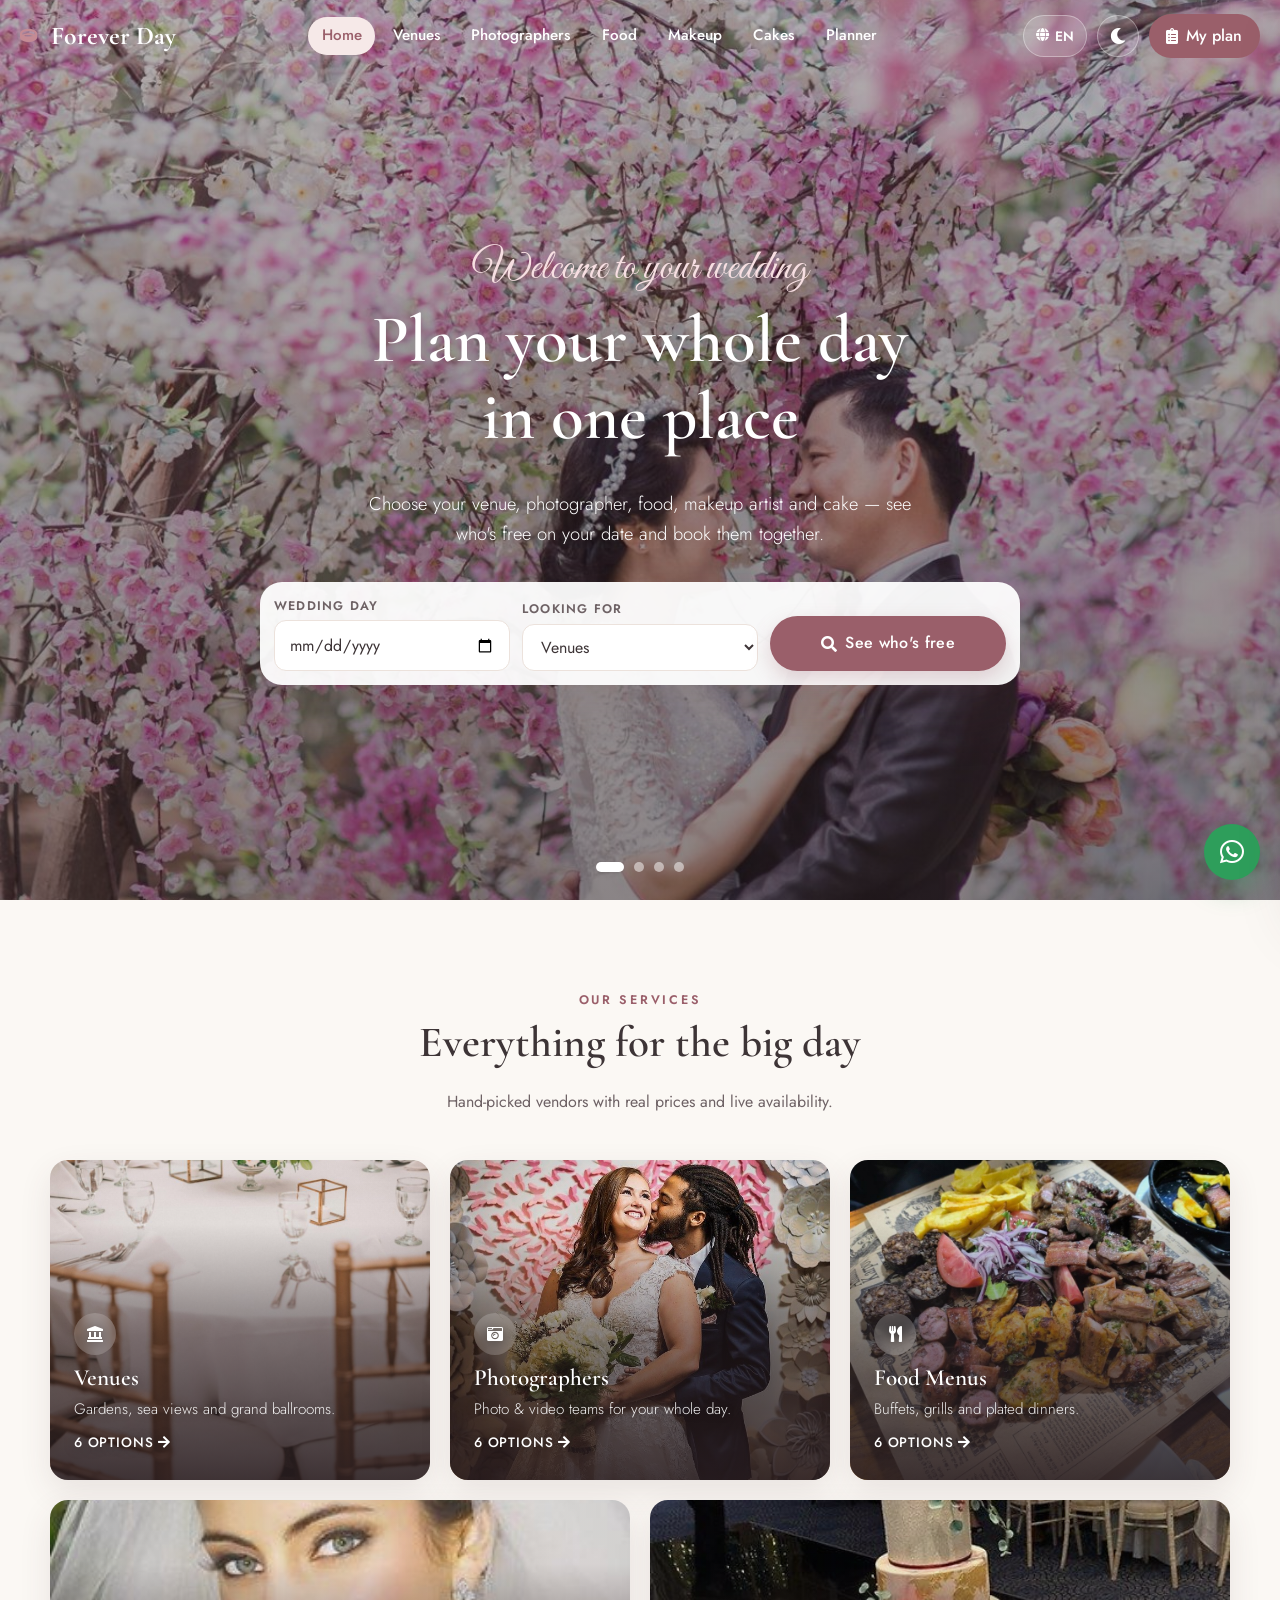
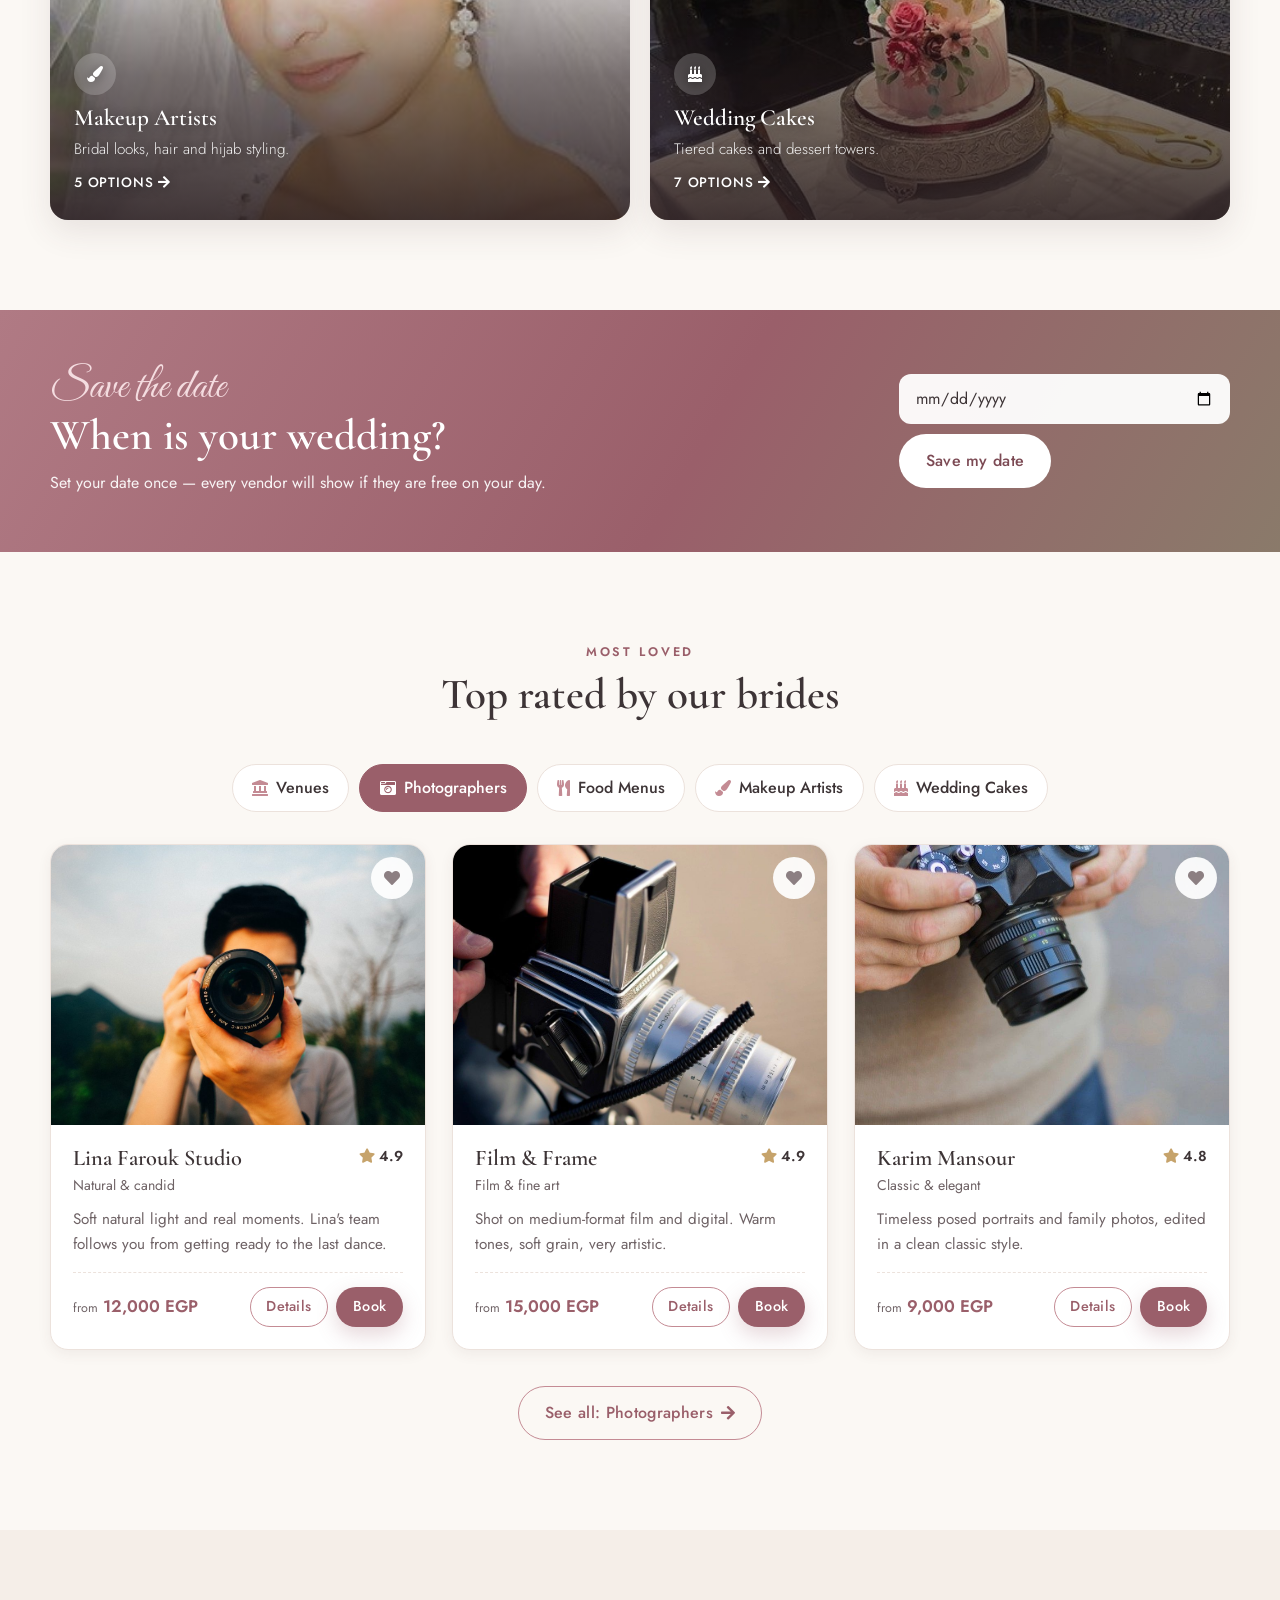
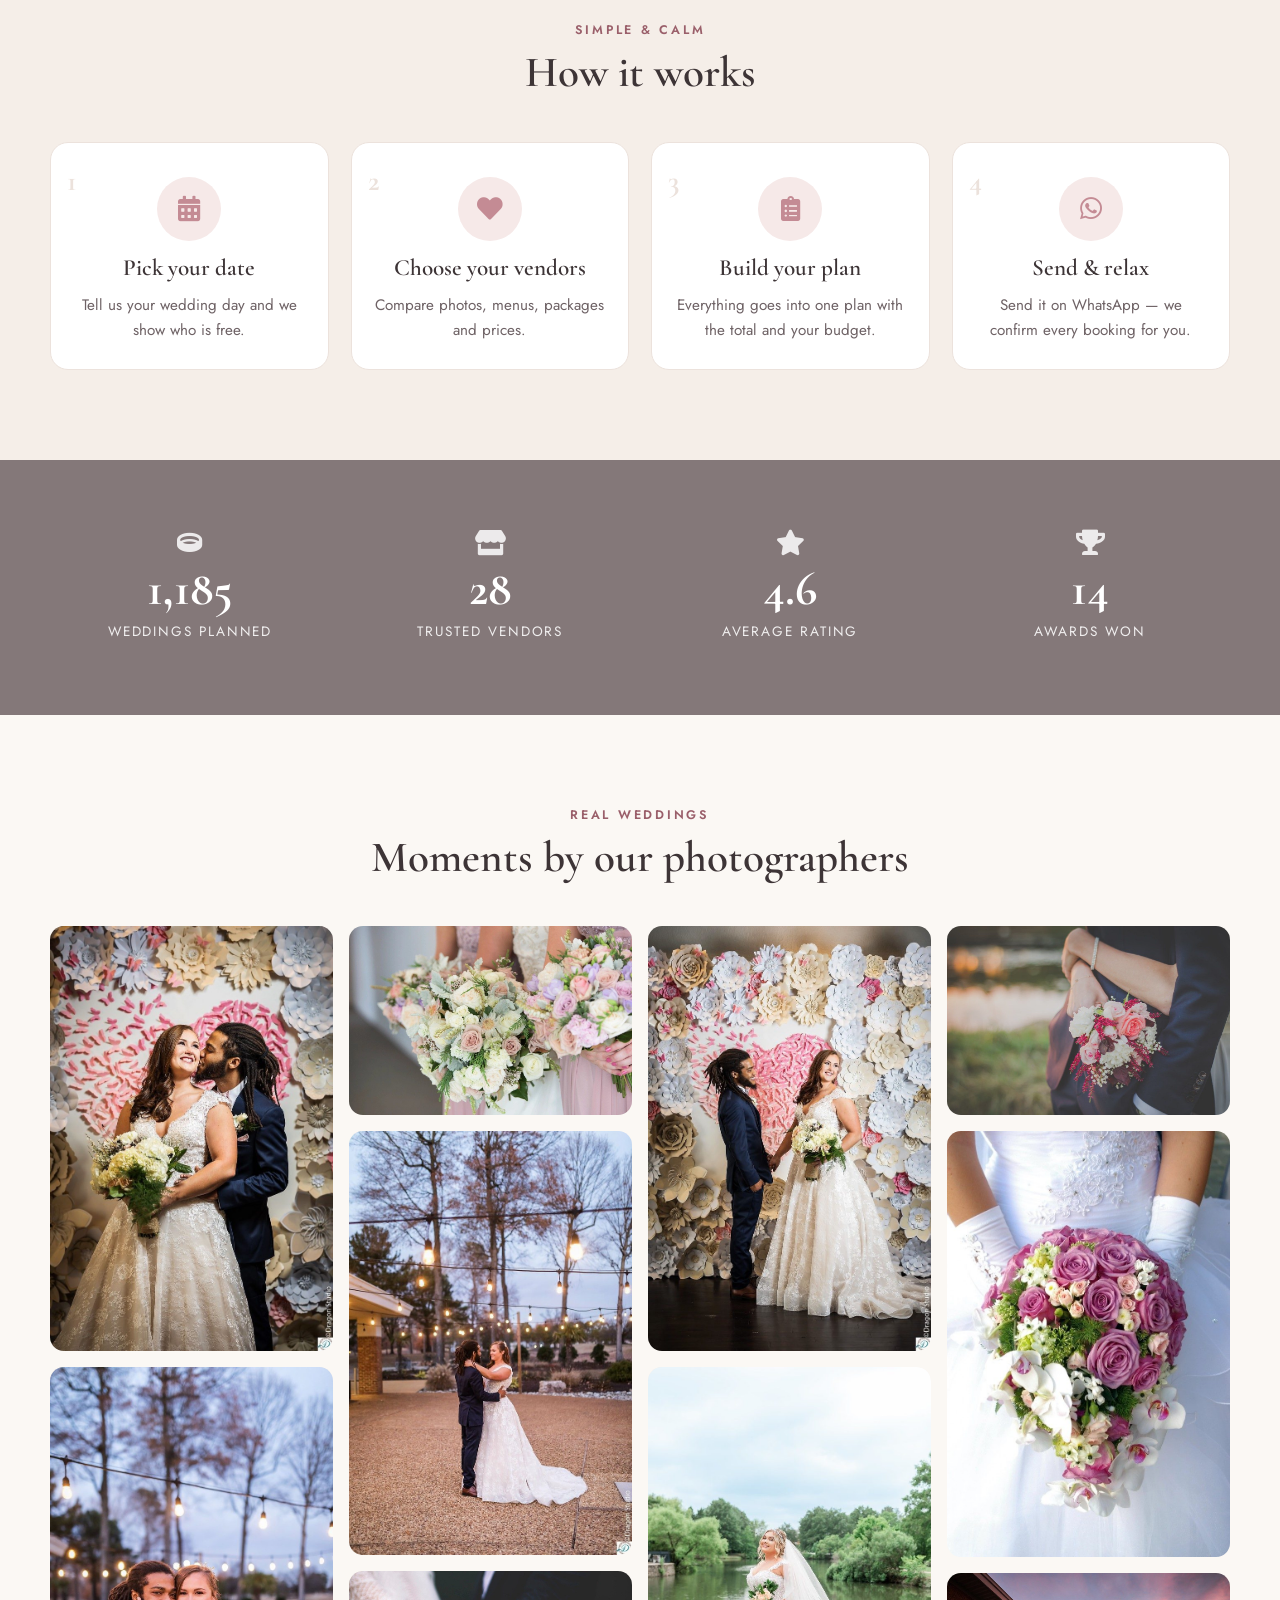
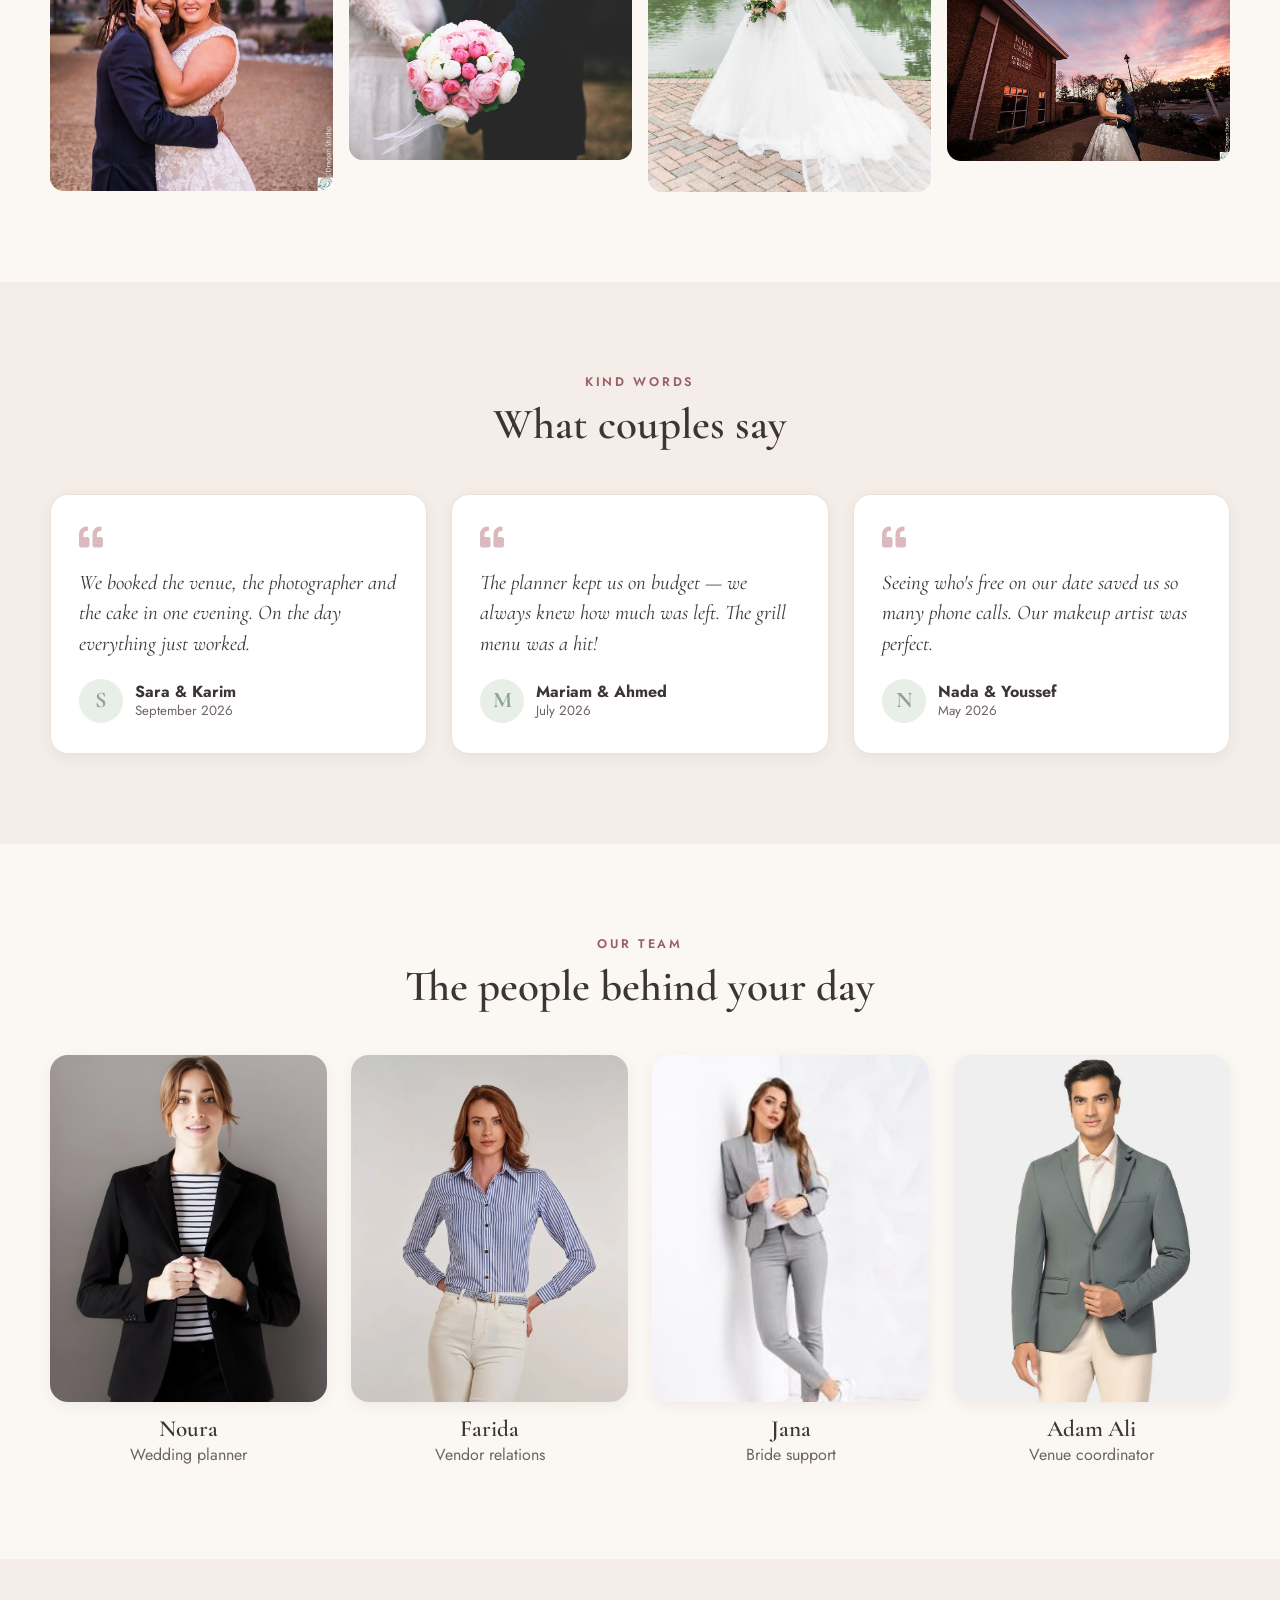
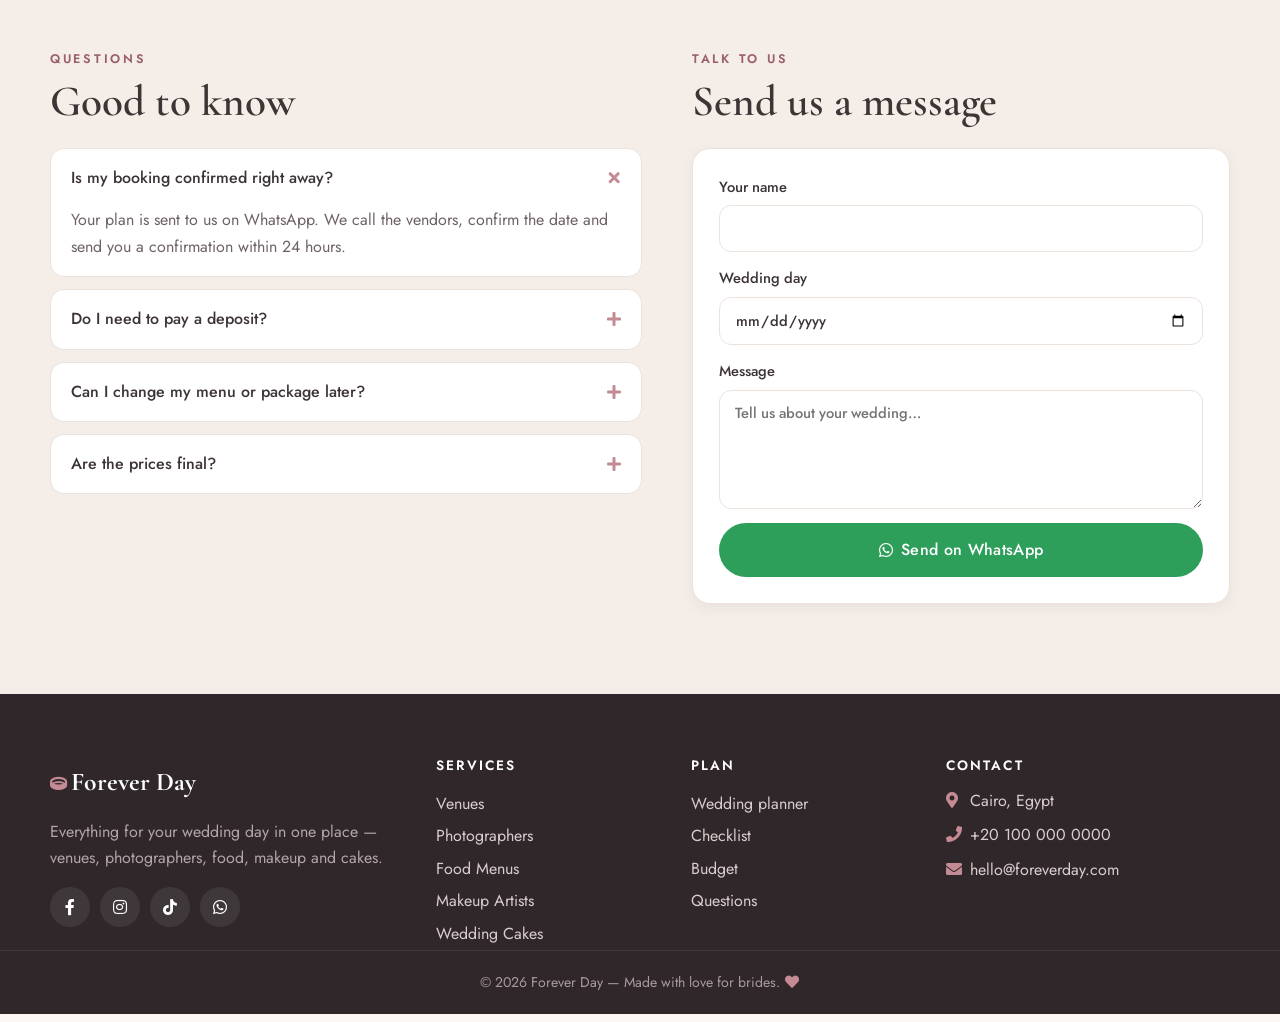
<file: index.html>
<!DOCTYPE html>
<html lang="en">
<head>
  <meta charset="UTF-8">
  <meta name="viewport" content="width=device-width, initial-scale=1.0">
  <meta name="description" content="Plan your wedding in one place: book venues, photographers, food menus, makeup artists and wedding cakes.">
  <title data-i18n="Forever Day — Wedding Planning">Forever Day — Wedding Planning</title>
  <script>
    try {
      var theme = localStorage.getItem("fd-theme");
      if (theme !== "light" && theme !== "dark") theme = matchMedia("(prefers-color-scheme: dark)").matches ? "dark" : "light";
      document.documentElement.setAttribute("data-theme", theme);
      var lang = localStorage.getItem("fd-lang") || (navigator.language || "en").slice(0, 2);
      if (/^(en|ar|fr|it|de)$/.test(lang)) document.documentElement.setAttribute("lang", lang);
      if (lang === "ar") document.documentElement.setAttribute("dir", "rtl");
    } catch (error) {}
  </script>
  <link rel="preconnect" href="https://fonts.googleapis.com">
  <link rel="preconnect" href="https://fonts.gstatic.com" crossorigin>
  <link href="https://fonts.googleapis.com/css2?family=Amiri:wght@400;700&family=Aref+Ruqaa:wght@400;700&family=Cairo:wght@300;400;500;600;700&family=Cormorant+Garamond:wght@500;600;700&family=Great+Vibes&family=Jost:wght@300;400;500;600&display=swap" rel="stylesheet">
  <link rel="stylesheet" href="css/all.css">
  <link rel="stylesheet" href="css/style.css">
</head>

<body data-page="home">
  <header id="site-header"></header>

  <main>
    <!-- Hero -->
    <section class="hero">
      <div class="hero-slides" aria-hidden="true">
        <div class="hero-slide active" style="background-image:url(images/hero/couple.jpg)"></div>
        <div class="hero-slide" style="background-image:url(images/halls/garden.jpg)"></div>
        <div class="hero-slide" style="background-image:url(images/hero/bouquet.jpg)"></div>
        <div class="hero-slide" style="background-image:url(images/hero/rings.jpg)"></div>
      </div>
      <div class="hero-content container">
        <p class="script" data-i18n>Welcome to your wedding</p>
        <h1 data-i18n-html>Plan your whole day<br>in one place</h1>
        <p class="hero-text" data-i18n>Choose your venue, photographer, food, makeup artist and cake — see who's free on your date and book them together.</p>

        <form class="date-check" id="date-check">
          <label>
            <span data-i18n>Wedding day</span>
            <input type="date" id="check-date" required>
          </label>
          <label>
            <span data-i18n>Looking for</span>
            <select id="check-cat"></select>
          </label>
          <button class="btn btn-primary" type="submit"><i class="fas fa-search"></i> <span data-i18n>See who's free</span></button>
        </form>
      </div>
      <div class="hero-dots" id="hero-dots"></div>
    </section>

    <!-- Categories -->
    <section class="section">
      <div class="container">
        <div class="section-head reveal">
          <p class="kicker" data-i18n>Our services</p>
          <h2 data-i18n>Everything for the big day</h2>
          <p class="muted" data-i18n>Hand-picked vendors with real prices and live availability.</p>
        </div>
        <div class="cat-grid" id="cat-grid"></div>
      </div>
    </section>

    <!-- Countdown / set your date -->
    <section class="countdown-band" id="countdown-band">
      <div class="container countdown-inner reveal" id="countdown"></div>
    </section>

    <!-- Most loved -->
    <section class="section">
      <div class="container">
        <div class="section-head reveal">
          <p class="kicker" data-i18n>Most loved</p>
          <h2 data-i18n>Top rated by our brides</h2>
        </div>
        <div class="tabs" id="featured-tabs" role="tablist"></div>
        <div class="vendor-grid" id="featured"></div>
        <div class="center"><a class="btn btn-ghost" id="featured-more" href="services.html"></a></div>
      </div>
    </section>

    <!-- How it works -->
    <section class="section soft">
      <div class="container">
        <div class="section-head reveal">
          <p class="kicker" data-i18n>Simple & calm</p>
          <h2 data-i18n>How it works</h2>
        </div>
        <div class="steps">
          <div class="step reveal"><span class="step-num">1</span><i class="fas fa-calendar-alt"></i><h3 data-i18n>Pick your date</h3><p class="muted" data-i18n>Tell us your wedding day and we show who is free.</p></div>
          <div class="step reveal"><span class="step-num">2</span><i class="fas fa-heart"></i><h3 data-i18n>Choose your vendors</h3><p class="muted" data-i18n>Compare photos, menus, packages and prices.</p></div>
          <div class="step reveal"><span class="step-num">3</span><i class="fas fa-clipboard-list"></i><h3 data-i18n>Build your plan</h3><p class="muted" data-i18n>Everything goes into one plan with the total and your budget.</p></div>
          <div class="step reveal"><span class="step-num">4</span><i class="fab fa-whatsapp"></i><h3 data-i18n>Send & relax</h3><p class="muted" data-i18n>Send it on WhatsApp — we confirm every booking for you.</p></div>
        </div>
      </div>
    </section>

    <!-- Stats -->
    <section class="stats-band">
      <div class="container stats">
        <div class="stat"><i class="fas fa-ring"></i><strong data-count="1250">0</strong><span data-i18n>Weddings planned</span></div>
        <div class="stat"><i class="fas fa-store"></i><strong data-count="30">0</strong><span data-i18n>Trusted vendors</span></div>
        <div class="stat"><i class="fas fa-star"></i><strong data-count="4.8" data-decimals="1">0</strong><span data-i18n>Average rating</span></div>
        <div class="stat"><i class="fas fa-trophy"></i><strong data-count="15">0</strong><span data-i18n>Awards won</span></div>
      </div>
    </section>

    <!-- Real weddings gallery -->
    <section class="section">
      <div class="container">
        <div class="section-head reveal">
          <p class="kicker" data-i18n>Real weddings</p>
          <h2 data-i18n>Moments by our photographers</h2>
        </div>
        <div class="gallery" id="gallery"></div>
      </div>
    </section>

    <!-- Testimonials -->
    <section class="section soft">
      <div class="container">
        <div class="section-head reveal">
          <p class="kicker" data-i18n>Kind words</p>
          <h2 data-i18n>What couples say</h2>
        </div>
        <div class="quotes" id="quotes"></div>
      </div>
    </section>

    <!-- Team -->
    <section class="section">
      <div class="container">
        <div class="section-head reveal">
          <p class="kicker" data-i18n>Our team</p>
          <h2 data-i18n>The people behind your day</h2>
        </div>
        <div class="team">
          <div class="member reveal"><img src="images/team/noura.jpg" alt="" loading="lazy"><h3 data-i18n>Noura</h3><p class="muted" data-i18n>Wedding planner</p></div>
          <div class="member reveal"><img src="images/team/farida.jpg" alt="" loading="lazy"><h3 data-i18n>Farida</h3><p class="muted" data-i18n>Vendor relations</p></div>
          <div class="member reveal"><img src="images/team/jana.jpg" alt="" loading="lazy"><h3 data-i18n>Jana</h3><p class="muted" data-i18n>Bride support</p></div>
          <div class="member reveal"><img src="images/team/adam.jpg" alt="" loading="lazy"><h3 data-i18n>Adam Ali</h3><p class="muted" data-i18n>Venue coordinator</p></div>
        </div>
      </div>
    </section>

    <!-- FAQ + contact -->
    <section class="section soft" id="faq">
      <div class="container two-col">
        <div class="reveal">
          <p class="kicker" data-i18n>Questions</p>
          <h2 data-i18n>Good to know</h2>
          <div class="faq" id="faq-list"></div>
        </div>
        <div class="reveal">
          <p class="kicker" data-i18n>Talk to us</p>
          <h2 data-i18n>Send us a message</h2>
          <form class="card contact-form" id="contact-form">
            <label><span data-i18n>Your name</span><input class="input" id="c-name" required></label>
            <label><span data-i18n>Wedding day</span><input class="input" type="date" id="c-date"></label>
            <label><span data-i18n>Message</span><textarea class="input" id="c-msg" rows="4" required data-i18n-ph="Tell us about your wedding…"></textarea></label>
            <button class="btn btn-whatsapp btn-block" type="submit"><i class="fab fa-whatsapp"></i> <span data-i18n>Send on WhatsApp</span></button>
          </form>
        </div>
      </div>
    </section>
  </main>

  <footer id="site-footer"></footer>

  <script src="js/data.js"></script>
  <script src="js/i18n.js"></script>
  <script src="js/lang/ar.js"></script>
  <script src="js/lang/fr.js"></script>
  <script src="js/lang/it.js"></script>
  <script src="js/lang/de.js"></script>
  <script src="js/app.js"></script>
  <script src="js/home.js"></script>
</body>
</html>
</file>
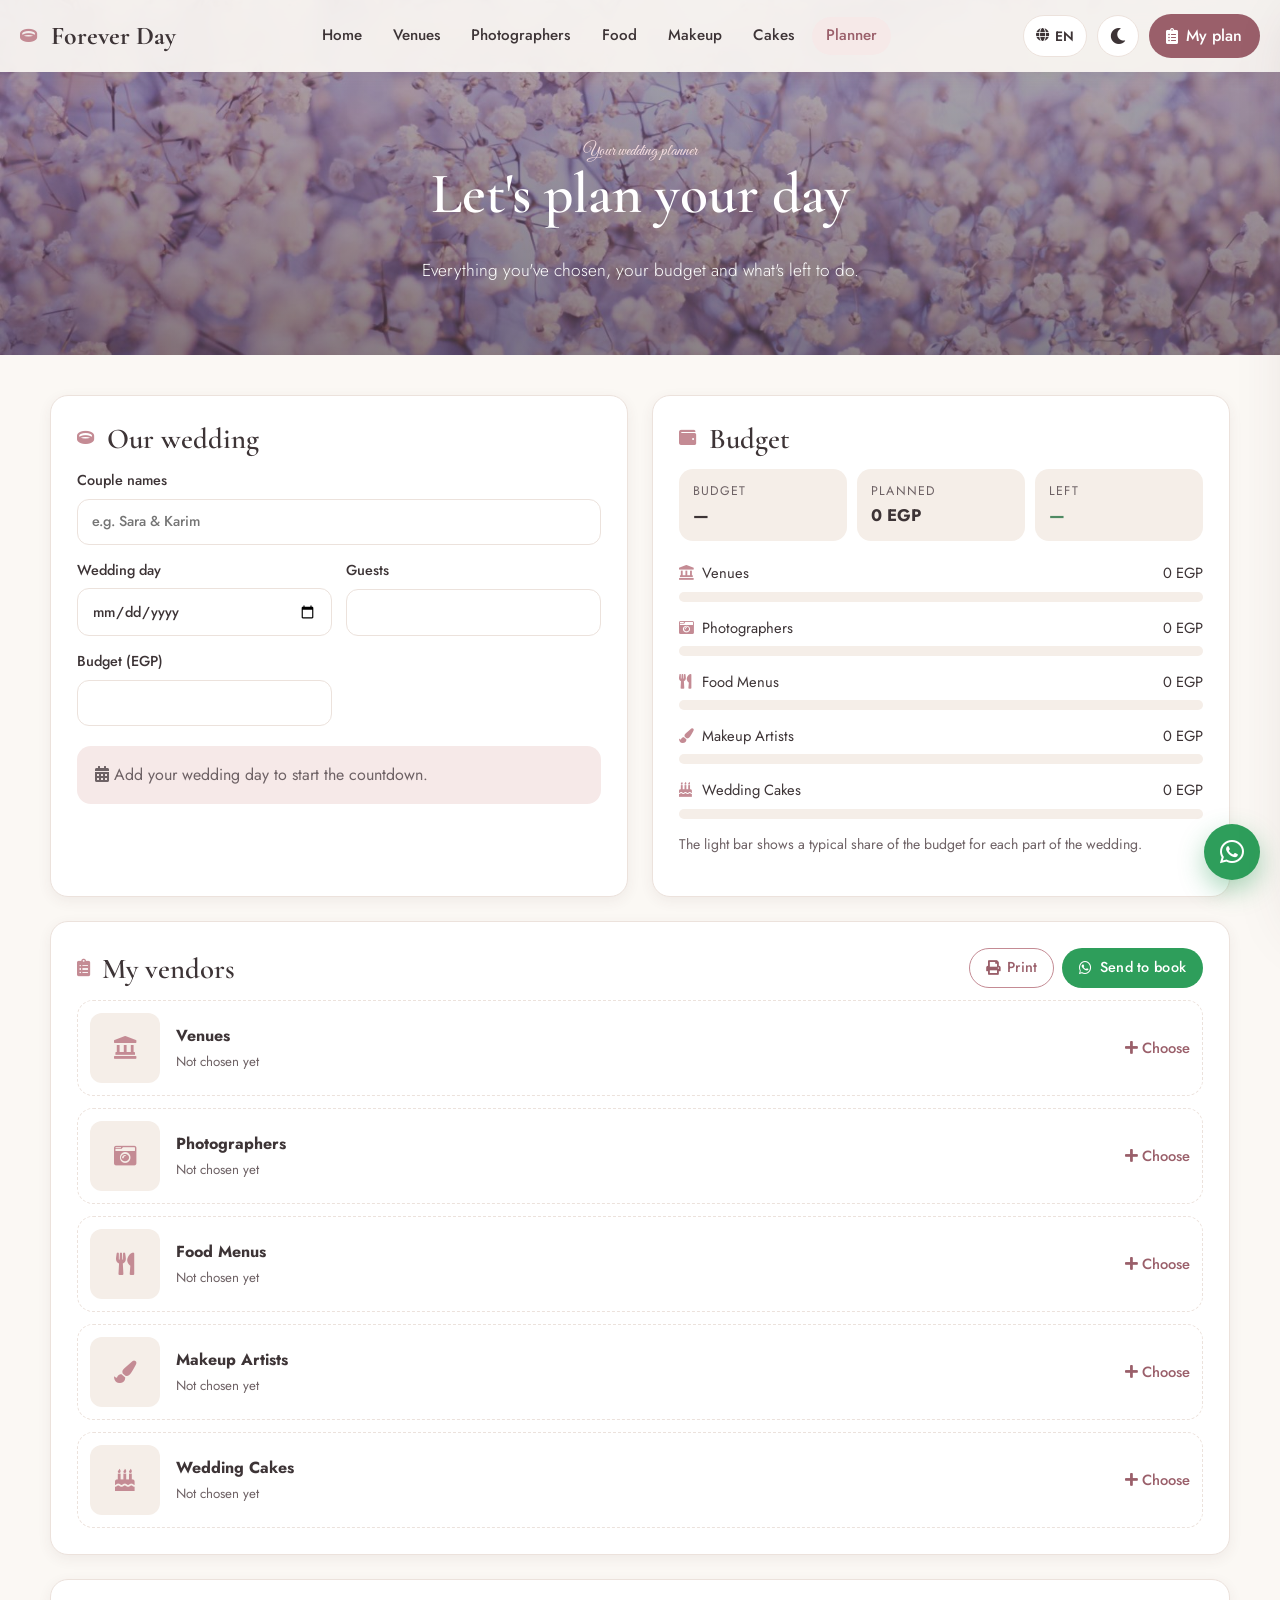
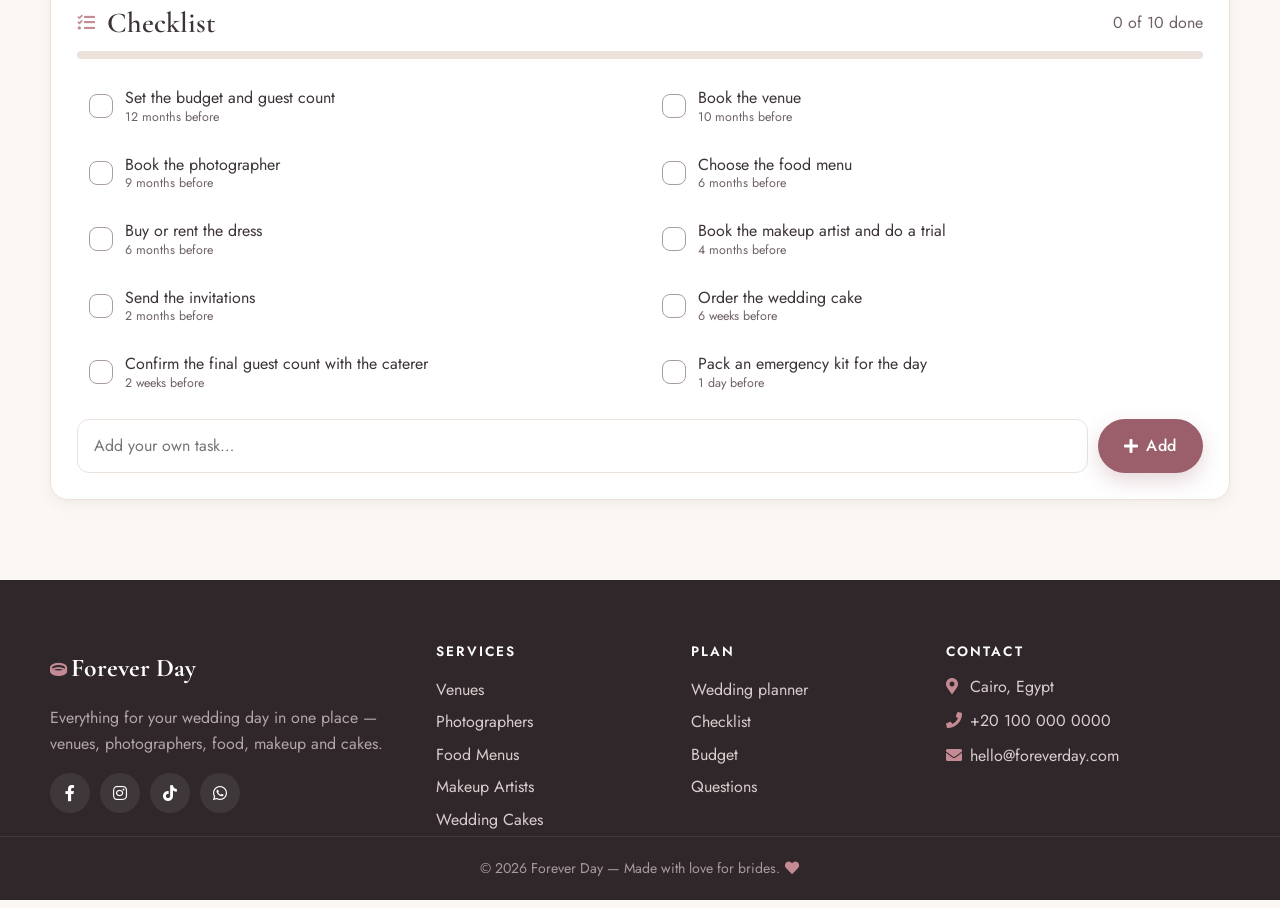
<file: planner.html>
<!DOCTYPE html>
<html lang="en">
<head>
  <meta charset="UTF-8">
  <meta name="viewport" content="width=device-width, initial-scale=1.0">
  <meta name="description" content="Your wedding planner: countdown, budget, booked vendors and checklist.">
  <title data-i18n="Planner — Forever Day">Planner — Forever Day</title>
  <script>
    try {
      var theme = localStorage.getItem("fd-theme");
      if (theme !== "light" && theme !== "dark") theme = matchMedia("(prefers-color-scheme: dark)").matches ? "dark" : "light";
      document.documentElement.setAttribute("data-theme", theme);
      var lang = localStorage.getItem("fd-lang") || (navigator.language || "en").slice(0, 2);
      if (/^(en|ar|fr|it|de)$/.test(lang)) document.documentElement.setAttribute("lang", lang);
      if (lang === "ar") document.documentElement.setAttribute("dir", "rtl");
    } catch (error) {}
  </script>
  <link rel="preconnect" href="https://fonts.googleapis.com">
  <link rel="preconnect" href="https://fonts.gstatic.com" crossorigin>
  <link href="https://fonts.googleapis.com/css2?family=Amiri:wght@400;700&family=Aref+Ruqaa:wght@400;700&family=Cairo:wght@300;400;500;600;700&family=Cormorant+Garamond:wght@500;600;700&family=Great+Vibes&family=Jost:wght@300;400;500;600&display=swap" rel="stylesheet">
  <link rel="stylesheet" href="css/all.css">
  <link rel="stylesheet" href="css/style.css">
</head>

<body data-page="planner">
  <header id="site-header"></header>

  <main>
    <section class="page-hero" style="background-image:url(images/hero/lilac.jpg)">
      <div class="container">
        <p class="script" data-i18n>Your wedding planner</p>
        <h1 id="planner-title"></h1>
        <p data-i18n>Everything you've chosen, your budget and what's left to do.</p>
      </div>
    </section>

    <section class="section tight">
      <div class="container planner-grid">
        <!-- Wedding details -->
        <div class="card panel">
          <h2><i class="fas fa-ring"></i> <span data-i18n>Our wedding</span></h2>
          <form class="details-form" id="details-form">
            <label><span data-i18n>Couple names</span><input class="input" id="p-names" data-i18n-ph="e.g. Sara & Karim"></label>
            <label><span data-i18n>Wedding day</span><input class="input" type="date" id="p-date"></label>
            <label><span data-i18n>Guests</span><input class="input" type="number" min="0" step="10" id="p-guests" inputmode="numeric"></label>
            <label><span><span data-i18n>Budget</span> (<span data-currency></span>)</span><input class="input" type="number" min="0" step="1000" id="p-budget" inputmode="numeric"></label>
          </form>
          <div class="mini-timer" id="mini-timer"></div>
        </div>

        <!-- Budget -->
        <div class="card panel" id="budget">
          <h2><i class="fas fa-wallet"></i> <span data-i18n>Budget</span></h2>
          <div class="budget-summary" id="budget-summary"></div>
          <div class="cat-bars" id="cat-bars"></div>
          <p class="muted small" data-i18n>The light bar shows a typical share of the budget for each part of the wedding.</p>
        </div>

        <!-- Booked vendors -->
        <div class="card panel span-2">
          <div class="panel-head">
            <h2><i class="fas fa-clipboard-list"></i> <span data-i18n>My vendors</span></h2>
            <div class="panel-actions">
              <button class="btn btn-ghost btn-sm" type="button" id="print-plan"><i class="fas fa-print"></i> <span data-i18n>Print</span></button>
              <button class="btn btn-whatsapp btn-sm" type="button" id="send-plan-2"><i class="fab fa-whatsapp"></i> <span data-i18n>Send to book</span></button>
            </div>
          </div>
          <div class="vendor-slots" id="vendor-slots"></div>
        </div>

        <!-- Checklist -->
        <div class="card panel span-2" id="checklist">
          <div class="panel-head">
            <h2><i class="fas fa-tasks"></i> <span data-i18n>Checklist</span></h2>
            <span class="muted" id="check-progress-text"></span>
          </div>
          <div class="budget-bar"><span id="check-progress"></span></div>
          <ul class="checklist" id="check-list"></ul>
          <form class="inline-form" id="add-task">
            <input class="input" id="new-task" data-i18n-ph="Add your own task…" data-i18n-aria="New task" required>
            <button class="btn btn-primary" type="submit"><i class="fas fa-plus"></i> <span data-i18n>Add</span></button>
          </form>
        </div>
      </div>
    </section>
  </main>

  <footer id="site-footer"></footer>

  <script src="js/data.js"></script>
  <script src="js/i18n.js"></script>
  <script src="js/lang/ar.js"></script>
  <script src="js/lang/fr.js"></script>
  <script src="js/lang/it.js"></script>
  <script src="js/lang/de.js"></script>
  <script src="js/app.js"></script>
  <script src="js/planner.js"></script>
</body>
</html>
</file>
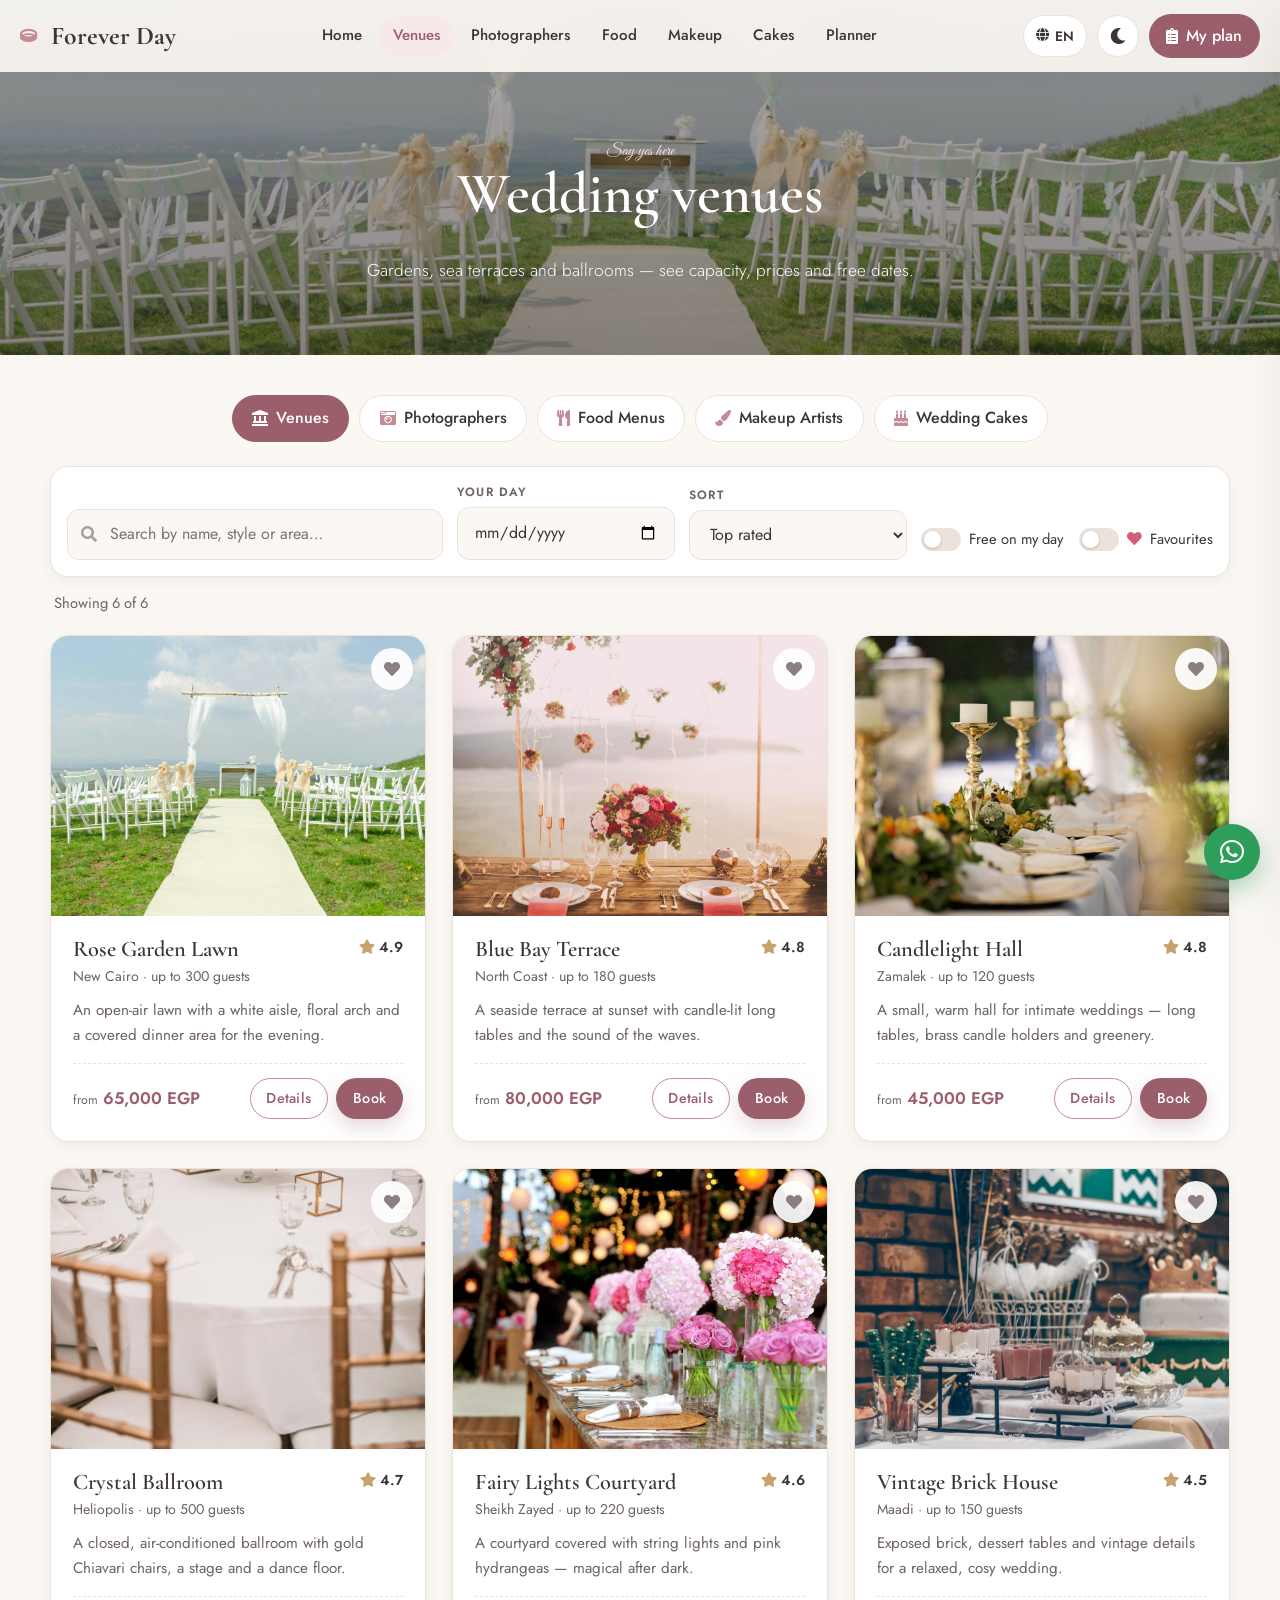
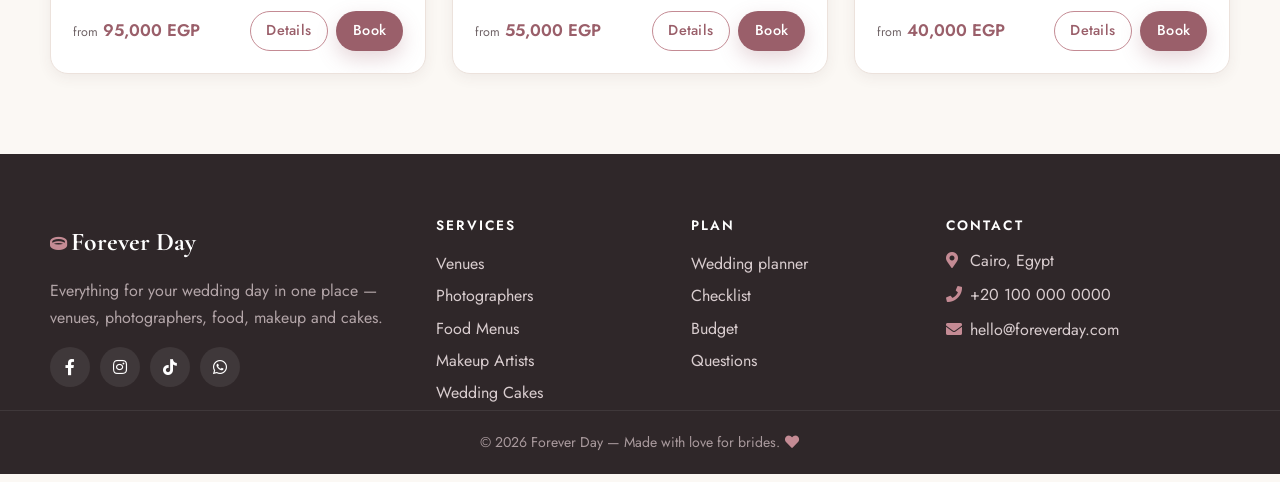
<file: services.html>
<!DOCTYPE html>
<html lang="en">
<head>
  <meta charset="UTF-8">
  <meta name="viewport" content="width=device-width, initial-scale=1.0">
  <meta name="description" content="Venues, photographers, food menus, makeup artists and wedding cakes — compare, check dates and book.">
  <title>Services — Forever Day</title>
  <script>
    try {
      var theme = localStorage.getItem("fd-theme");
      if (theme !== "light" && theme !== "dark") theme = matchMedia("(prefers-color-scheme: dark)").matches ? "dark" : "light";
      document.documentElement.setAttribute("data-theme", theme);
      var lang = localStorage.getItem("fd-lang") || (navigator.language || "en").slice(0, 2);
      if (/^(en|ar|fr|it|de)$/.test(lang)) document.documentElement.setAttribute("lang", lang);
      if (lang === "ar") document.documentElement.setAttribute("dir", "rtl");
    } catch (error) {}
  </script>
  <link rel="preconnect" href="https://fonts.googleapis.com">
  <link rel="preconnect" href="https://fonts.gstatic.com" crossorigin>
  <link href="https://fonts.googleapis.com/css2?family=Amiri:wght@400;700&family=Aref+Ruqaa:wght@400;700&family=Cairo:wght@300;400;500;600;700&family=Cormorant+Garamond:wght@500;600;700&family=Great+Vibes&family=Jost:wght@300;400;500;600&display=swap" rel="stylesheet">
  <link rel="stylesheet" href="css/all.css">
  <link rel="stylesheet" href="css/style.css">
</head>

<body data-page="services">
  <header id="site-header"></header>

  <main>
    <section class="page-hero" id="page-hero">
      <div class="container">
        <p class="script" id="hero-script"></p>
        <h1 id="hero-title"></h1>
        <p id="hero-text"></p>
      </div>
    </section>

    <section class="section tight">
      <div class="container">
        <div class="tabs tabs-scroll" id="cat-tabs" role="tablist"></div>

        <div class="toolbar card">
          <label class="search">
            <i class="fas fa-search"></i>
            <input type="search" id="search" data-i18n-ph="Search by name, style or area…" data-i18n-aria="Search">
          </label>
          <label class="field">
            <span data-i18n>Your day</span>
            <input type="date" class="input" id="filter-date">
          </label>
          <label class="field">
            <span data-i18n>Sort</span>
            <select class="input" id="sort">
              <option value="rating" data-i18n>Top rated</option>
              <option value="price-asc" data-i18n>Price: low to high</option>
              <option value="price-desc" data-i18n>Price: high to low</option>
              <option value="reviews" data-i18n>Most reviews</option>
            </select>
          </label>
          <div class="toggles">
            <label class="switch"><input type="checkbox" id="only-free"><span></span> <b data-i18n>Free on my day</b></label>
            <label class="switch"><input type="checkbox" id="only-favs"><span></span> <i class="fas fa-heart"></i> <b data-i18n>Favourites</b></label>
          </div>
        </div>

        <p class="muted results" id="results"></p>
        <div class="vendor-grid" id="vendors"></div>
      </div>
    </section>
  </main>

  <footer id="site-footer"></footer>

  <script src="js/data.js"></script>
  <script src="js/i18n.js"></script>
  <script src="js/lang/ar.js"></script>
  <script src="js/lang/fr.js"></script>
  <script src="js/lang/it.js"></script>
  <script src="js/lang/de.js"></script>
  <script src="js/app.js"></script>
  <script src="js/services.js"></script>
</body>
</html>
</file>
<file: css/all.css>
.fa,
.fas,
.far,
.fal,
.fad,
.fab {
  -moz-osx-font-smoothing: grayscale;
  -webkit-font-smoothing: antialiased;
  display: inline-block;
  font-style: normal;
  font-variant: normal;
  text-rendering: auto;
  line-height: 1; }

.fa-lg {
  font-size: 1.33333em;
  line-height: 0.75em;
  vertical-align: -.0667em; }

.fa-xs {
  font-size: .75em; }

.fa-sm {
  font-size: .875em; }

.fa-1x {
  font-size: 1em; }

.fa-2x {
  font-size: 2em; }

.fa-3x {
  font-size: 3em; }

.fa-4x {
  font-size: 4em; }

.fa-5x {
  font-size: 5em; }

.fa-6x {
  font-size: 6em; }

.fa-7x {
  font-size: 7em; }

.fa-8x {
  font-size: 8em; }

.fa-9x {
  font-size: 9em; }

.fa-10x {
  font-size: 10em; }

.fa-fw {
  text-align: center;
  width: 1.25em; }

.fa-ul {
  list-style-type: none;
  margin-left: 2.5em;
  padding-left: 0; }
  .fa-ul > li {
    position: relative; }

.fa-li {
  left: -2em;
  position: absolute;
  text-align: center;
  width: 2em;
  line-height: inherit; }

.fa-border {
  border: solid 0.08em #eee;
  border-radius: .1em;
  padding: .2em .25em .15em; }

.fa-pull-left {
  float: left; }

.fa-pull-right {
  float: right; }

.fa.fa-pull-left,
.fas.fa-pull-left,
.far.fa-pull-left,
.fal.fa-pull-left,
.fab.fa-pull-left {
  margin-right: .3em; }

.fa.fa-pull-right,
.fas.fa-pull-right,
.far.fa-pull-right,
.fal.fa-pull-right,
.fab.fa-pull-right {
  margin-left: .3em; }

.fa-spin {
  -webkit-animation: fa-spin 2s infinite linear;
          animation: fa-spin 2s infinite linear; }

.fa-pulse {
  -webkit-animation: fa-spin 1s infinite steps(8);
          animation: fa-spin 1s infinite steps(8); }

@-webkit-keyframes fa-spin {
  0% {
    -webkit-transform: rotate(0deg);
            transform: rotate(0deg); }
  100% {
    -webkit-transform: rotate(360deg);
            transform: rotate(360deg); } }

@keyframes fa-spin {
  0% {
    -webkit-transform: rotate(0deg);
            transform: rotate(0deg); }
  100% {
    -webkit-transform: rotate(360deg);
            transform: rotate(360deg); } }

.fa-rotate-90 {
  -ms-filter: "progid:DXImageTransform.Microsoft.BasicImage(rotation=1)";
  -webkit-transform: rotate(90deg);
          transform: rotate(90deg); }

.fa-rotate-180 {
  -ms-filter: "progid:DXImageTransform.Microsoft.BasicImage(rotation=2)";
  -webkit-transform: rotate(180deg);
          transform: rotate(180deg); }

.fa-rotate-270 {
  -ms-filter: "progid:DXImageTransform.Microsoft.BasicImage(rotation=3)";
  -webkit-transform: rotate(270deg);
          transform: rotate(270deg); }

.fa-flip-horizontal {
  -ms-filter: "progid:DXImageTransform.Microsoft.BasicImage(rotation=0, mirror=1)";
  -webkit-transform: scale(-1, 1);
          transform: scale(-1, 1); }

.fa-flip-vertical {
  -ms-filter: "progid:DXImageTransform.Microsoft.BasicImage(rotation=2, mirror=1)";
  -webkit-transform: scale(1, -1);
          transform: scale(1, -1); }

.fa-flip-both, .fa-flip-horizontal.fa-flip-vertical {
  -ms-filter: "progid:DXImageTransform.Microsoft.BasicImage(rotation=2, mirror=1)";
  -webkit-transform: scale(-1, -1);
          transform: scale(-1, -1); }

:root .fa-rotate-90,
:root .fa-rotate-180,
:root .fa-rotate-270,
:root .fa-flip-horizontal,
:root .fa-flip-vertical,
:root .fa-flip-both {
  -webkit-filter: none;
          filter: none; }

.fa-stack {
  display: inline-block;
  height: 2em;
  line-height: 2em;
  position: relative;
  vertical-align: middle;
  width: 2.5em; }

.fa-stack-1x,
.fa-stack-2x {
  left: 0;
  position: absolute;
  text-align: center;
  width: 100%; }

.fa-stack-1x {
  line-height: inherit; }

.fa-stack-2x {
  font-size: 2em; }

.fa-inverse {
  color: #fff; }


.fa-500px:before {
  content: "\f26e"; }

.fa-accessible-icon:before {
  content: "\f368"; }

.fa-accusoft:before {
  content: "\f369"; }

.fa-acquisitions-incorporated:before {
  content: "\f6af"; }

.fa-ad:before {
  content: "\f641"; }

.fa-address-book:before {
  content: "\f2b9"; }

.fa-address-card:before {
  content: "\f2bb"; }

.fa-adjust:before {
  content: "\f042"; }

.fa-adn:before {
  content: "\f170"; }

.fa-adversal:before {
  content: "\f36a"; }

.fa-affiliatetheme:before {
  content: "\f36b"; }

.fa-air-freshener:before {
  content: "\f5d0"; }

.fa-airbnb:before {
  content: "\f834"; }

.fa-algolia:before {
  content: "\f36c"; }

.fa-align-center:before {
  content: "\f037"; }

.fa-align-justify:before {
  content: "\f039"; }

.fa-align-left:before {
  content: "\f036"; }

.fa-align-right:before {
  content: "\f038"; }

.fa-alipay:before {
  content: "\f642"; }

.fa-allergies:before {
  content: "\f461"; }

.fa-amazon:before {
  content: "\f270"; }

.fa-amazon-pay:before {
  content: "\f42c"; }

.fa-ambulance:before {
  content: "\f0f9"; }

.fa-american-sign-language-interpreting:before {
  content: "\f2a3"; }

.fa-amilia:before {
  content: "\f36d"; }

.fa-anchor:before {
  content: "\f13d"; }

.fa-android:before {
  content: "\f17b"; }

.fa-angellist:before {
  content: "\f209"; }

.fa-angle-double-down:before {
  content: "\f103"; }

.fa-angle-double-left:before {
  content: "\f100"; }

.fa-angle-double-right:before {
  content: "\f101"; }

.fa-angle-double-up:before {
  content: "\f102"; }

.fa-angle-down:before {
  content: "\f107"; }

.fa-angle-left:before {
  content: "\f104"; }

.fa-angle-right:before {
  content: "\f105"; }

.fa-angle-up:before {
  content: "\f106"; }

.fa-angry:before {
  content: "\f556"; }

.fa-angrycreative:before {
  content: "\f36e"; }

.fa-angular:before {
  content: "\f420"; }

.fa-ankh:before {
  content: "\f644"; }

.fa-app-store:before {
  content: "\f36f"; }

.fa-app-store-ios:before {
  content: "\f370"; }

.fa-apper:before {
  content: "\f371"; }

.fa-apple:before {
  content: "\f179"; }

.fa-apple-alt:before {
  content: "\f5d1"; }

.fa-apple-pay:before {
  content: "\f415"; }

.fa-archive:before {
  content: "\f187"; }

.fa-archway:before {
  content: "\f557"; }

.fa-arrow-alt-circle-down:before {
  content: "\f358"; }

.fa-arrow-alt-circle-left:before {
  content: "\f359"; }

.fa-arrow-alt-circle-right:before {
  content: "\f35a"; }

.fa-arrow-alt-circle-up:before {
  content: "\f35b"; }

.fa-arrow-circle-down:before {
  content: "\f0ab"; }

.fa-arrow-circle-left:before {
  content: "\f0a8"; }

.fa-arrow-circle-right:before {
  content: "\f0a9"; }

.fa-arrow-circle-up:before {
  content: "\f0aa"; }

.fa-arrow-down:before {
  content: "\f063"; }

.fa-arrow-left:before {
  content: "\f060"; }

.fa-arrow-right:before {
  content: "\f061"; }

.fa-arrow-up:before {
  content: "\f062"; }

.fa-arrows-alt:before {
  content: "\f0b2"; }

.fa-arrows-alt-h:before {
  content: "\f337"; }

.fa-arrows-alt-v:before {
  content: "\f338"; }

.fa-artstation:before {
  content: "\f77a"; }

.fa-assistive-listening-systems:before {
  content: "\f2a2"; }

.fa-asterisk:before {
  content: "\f069"; }

.fa-asymmetrik:before {
  content: "\f372"; }

.fa-at:before {
  content: "\f1fa"; }

.fa-atlas:before {
  content: "\f558"; }

.fa-atlassian:before {
  content: "\f77b"; }

.fa-atom:before {
  content: "\f5d2"; }

.fa-audible:before {
  content: "\f373"; }

.fa-audio-description:before {
  content: "\f29e"; }

.fa-autoprefixer:before {
  content: "\f41c"; }

.fa-avianex:before {
  content: "\f374"; }

.fa-aviato:before {
  content: "\f421"; }

.fa-award:before {
  content: "\f559"; }

.fa-aws:before {
  content: "\f375"; }

.fa-baby:before {
  content: "\f77c"; }

.fa-baby-carriage:before {
  content: "\f77d"; }

.fa-backspace:before {
  content: "\f55a"; }

.fa-backward:before {
  content: "\f04a"; }

.fa-bacon:before {
  content: "\f7e5"; }

.fa-bacteria:before {
  content: "\e059"; }

.fa-bacterium:before {
  content: "\e05a"; }

.fa-bahai:before {
  content: "\f666"; }

.fa-balance-scale:before {
  content: "\f24e"; }

.fa-balance-scale-left:before {
  content: "\f515"; }

.fa-balance-scale-right:before {
  content: "\f516"; }

.fa-ban:before {
  content: "\f05e"; }

.fa-band-aid:before {
  content: "\f462"; }

.fa-bandcamp:before {
  content: "\f2d5"; }

.fa-barcode:before {
  content: "\f02a"; }

.fa-bars:before {
  content: "\f0c9"; }

.fa-baseball-ball:before {
  content: "\f433"; }

.fa-basketball-ball:before {
  content: "\f434"; }

.fa-bath:before {
  content: "\f2cd"; }

.fa-battery-empty:before {
  content: "\f244"; }

.fa-battery-full:before {
  content: "\f240"; }

.fa-battery-half:before {
  content: "\f242"; }

.fa-battery-quarter:before {
  content: "\f243"; }

.fa-battery-three-quarters:before {
  content: "\f241"; }

.fa-battle-net:before {
  content: "\f835"; }

.fa-bed:before {
  content: "\f236"; }

.fa-beer:before {
  content: "\f0fc"; }

.fa-behance:before {
  content: "\f1b4"; }

.fa-behance-square:before {
  content: "\f1b5"; }

.fa-bell:before {
  content: "\f0f3"; }

.fa-bell-slash:before {
  content: "\f1f6"; }

.fa-bezier-curve:before {
  content: "\f55b"; }

.fa-bible:before {
  content: "\f647"; }

.fa-bicycle:before {
  content: "\f206"; }

.fa-biking:before {
  content: "\f84a"; }

.fa-bimobject:before {
  content: "\f378"; }

.fa-binoculars:before {
  content: "\f1e5"; }

.fa-biohazard:before {
  content: "\f780"; }

.fa-birthday-cake:before {
  content: "\f1fd"; }

.fa-bitbucket:before {
  content: "\f171"; }

.fa-bitcoin:before {
  content: "\f379"; }

.fa-bity:before {
  content: "\f37a"; }

.fa-black-tie:before {
  content: "\f27e"; }

.fa-blackberry:before {
  content: "\f37b"; }

.fa-blender:before {
  content: "\f517"; }

.fa-blender-phone:before {
  content: "\f6b6"; }

.fa-blind:before {
  content: "\f29d"; }

.fa-blog:before {
  content: "\f781"; }

.fa-blogger:before {
  content: "\f37c"; }

.fa-blogger-b:before {
  content: "\f37d"; }

.fa-bluetooth:before {
  content: "\f293"; }

.fa-bluetooth-b:before {
  content: "\f294"; }

.fa-bold:before {
  content: "\f032"; }

.fa-bolt:before {
  content: "\f0e7"; }

.fa-bomb:before {
  content: "\f1e2"; }

.fa-bone:before {
  content: "\f5d7"; }

.fa-bong:before {
  content: "\f55c"; }

.fa-book:before {
  content: "\f02d"; }

.fa-book-dead:before {
  content: "\f6b7"; }

.fa-book-medical:before {
  content: "\f7e6"; }

.fa-book-open:before {
  content: "\f518"; }

.fa-book-reader:before {
  content: "\f5da"; }

.fa-bookmark:before {
  content: "\f02e"; }

.fa-bootstrap:before {
  content: "\f836"; }

.fa-border-all:before {
  content: "\f84c"; }

.fa-border-none:before {
  content: "\f850"; }

.fa-border-style:before {
  content: "\f853"; }

.fa-bowling-ball:before {
  content: "\f436"; }

.fa-box:before {
  content: "\f466"; }

.fa-box-open:before {
  content: "\f49e"; }

.fa-box-tissue:before {
  content: "\e05b"; }

.fa-boxes:before {
  content: "\f468"; }

.fa-braille:before {
  content: "\f2a1"; }

.fa-brain:before {
  content: "\f5dc"; }

.fa-bread-slice:before {
  content: "\f7ec"; }

.fa-briefcase:before {
  content: "\f0b1"; }

.fa-briefcase-medical:before {
  content: "\f469"; }

.fa-broadcast-tower:before {
  content: "\f519"; }

.fa-broom:before {
  content: "\f51a"; }

.fa-brush:before {
  content: "\f55d"; }

.fa-btc:before {
  content: "\f15a"; }

.fa-buffer:before {
  content: "\f837"; }

.fa-bug:before {
  content: "\f188"; }

.fa-building:before {
  content: "\f1ad"; }

.fa-bullhorn:before {
  content: "\f0a1"; }

.fa-bullseye:before {
  content: "\f140"; }

.fa-burn:before {
  content: "\f46a"; }

.fa-buromobelexperte:before {
  content: "\f37f"; }

.fa-bus:before {
  content: "\f207"; }

.fa-bus-alt:before {
  content: "\f55e"; }

.fa-business-time:before {
  content: "\f64a"; }

.fa-buy-n-large:before {
  content: "\f8a6"; }

.fa-buysellads:before {
  content: "\f20d"; }

.fa-calculator:before {
  content: "\f1ec"; }

.fa-calendar:before {
  content: "\f133"; }

.fa-calendar-alt:before {
  content: "\f073"; }

.fa-calendar-check:before {
  content: "\f274"; }

.fa-calendar-day:before {
  content: "\f783"; }

.fa-calendar-minus:before {
  content: "\f272"; }

.fa-calendar-plus:before {
  content: "\f271"; }

.fa-calendar-times:before {
  content: "\f273"; }

.fa-calendar-week:before {
  content: "\f784"; }

.fa-camera:before {
  content: "\f030"; }

.fa-camera-retro:before {
  content: "\f083"; }

.fa-campground:before {
  content: "\f6bb"; }

.fa-canadian-maple-leaf:before {
  content: "\f785"; }

.fa-candy-cane:before {
  content: "\f786"; }

.fa-cannabis:before {
  content: "\f55f"; }

.fa-capsules:before {
  content: "\f46b"; }

.fa-car:before {
  content: "\f1b9"; }

.fa-car-alt:before {
  content: "\f5de"; }

.fa-car-battery:before {
  content: "\f5df"; }

.fa-car-crash:before {
  content: "\f5e1"; }

.fa-car-side:before {
  content: "\f5e4"; }

.fa-caravan:before {
  content: "\f8ff"; }

.fa-caret-down:before {
  content: "\f0d7"; }

.fa-caret-left:before {
  content: "\f0d9"; }

.fa-caret-right:before {
  content: "\f0da"; }

.fa-caret-square-down:before {
  content: "\f150"; }

.fa-caret-square-left:before {
  content: "\f191"; }

.fa-caret-square-right:before {
  content: "\f152"; }

.fa-caret-square-up:before {
  content: "\f151"; }

.fa-caret-up:before {
  content: "\f0d8"; }

.fa-carrot:before {
  content: "\f787"; }

.fa-cart-arrow-down:before {
  content: "\f218"; }

.fa-cart-plus:before {
  content: "\f217"; }

.fa-cash-register:before {
  content: "\f788"; }

.fa-cat:before {
  content: "\f6be"; }

.fa-cc-amazon-pay:before {
  content: "\f42d"; }

.fa-cc-amex:before {
  content: "\f1f3"; }

.fa-cc-apple-pay:before {
  content: "\f416"; }

.fa-cc-diners-club:before {
  content: "\f24c"; }

.fa-cc-discover:before {
  content: "\f1f2"; }

.fa-cc-jcb:before {
  content: "\f24b"; }

.fa-cc-mastercard:before {
  content: "\f1f1"; }

.fa-cc-paypal:before {
  content: "\f1f4"; }

.fa-cc-stripe:before {
  content: "\f1f5"; }

.fa-cc-visa:before {
  content: "\f1f0"; }

.fa-centercode:before {
  content: "\f380"; }

.fa-centos:before {
  content: "\f789"; }

.fa-certificate:before {
  content: "\f0a3"; }

.fa-chair:before {
  content: "\f6c0"; }

.fa-chalkboard:before {
  content: "\f51b"; }

.fa-chalkboard-teacher:before {
  content: "\f51c"; }

.fa-charging-station:before {
  content: "\f5e7"; }

.fa-chart-area:before {
  content: "\f1fe"; }

.fa-chart-bar:before {
  content: "\f080"; }

.fa-chart-line:before {
  content: "\f201"; }

.fa-chart-pie:before {
  content: "\f200"; }

.fa-check:before {
  content: "\f00c"; }

.fa-check-circle:before {
  content: "\f058"; }

.fa-check-double:before {
  content: "\f560"; }

.fa-check-square:before {
  content: "\f14a"; }

.fa-cheese:before {
  content: "\f7ef"; }

.fa-chess:before {
  content: "\f439"; }

.fa-chess-bishop:before {
  content: "\f43a"; }

.fa-chess-board:before {
  content: "\f43c"; }

.fa-chess-king:before {
  content: "\f43f"; }

.fa-chess-knight:before {
  content: "\f441"; }

.fa-chess-pawn:before {
  content: "\f443"; }

.fa-chess-queen:before {
  content: "\f445"; }

.fa-chess-rook:before {
  content: "\f447"; }

.fa-chevron-circle-down:before {
  content: "\f13a"; }

.fa-chevron-circle-left:before {
  content: "\f137"; }

.fa-chevron-circle-right:before {
  content: "\f138"; }

.fa-chevron-circle-up:before {
  content: "\f139"; }

.fa-chevron-down:before {
  content: "\f078"; }

.fa-chevron-left:before {
  content: "\f053"; }

.fa-chevron-right:before {
  content: "\f054"; }

.fa-chevron-up:before {
  content: "\f077"; }

.fa-child:before {
  content: "\f1ae"; }

.fa-chrome:before {
  content: "\f268"; }

.fa-chromecast:before {
  content: "\f838"; }

.fa-church:before {
  content: "\f51d"; }

.fa-circle:before {
  content: "\f111"; }

.fa-circle-notch:before {
  content: "\f1ce"; }

.fa-city:before {
  content: "\f64f"; }

.fa-clinic-medical:before {
  content: "\f7f2"; }

.fa-clipboard:before {
  content: "\f328"; }

.fa-clipboard-check:before {
  content: "\f46c"; }

.fa-clipboard-list:before {
  content: "\f46d"; }

.fa-clock:before {
  content: "\f017"; }

.fa-clone:before {
  content: "\f24d"; }

.fa-closed-captioning:before {
  content: "\f20a"; }

.fa-cloud:before {
  content: "\f0c2"; }

.fa-cloud-download-alt:before {
  content: "\f381"; }

.fa-cloud-meatball:before {
  content: "\f73b"; }

.fa-cloud-moon:before {
  content: "\f6c3"; }

.fa-cloud-moon-rain:before {
  content: "\f73c"; }

.fa-cloud-rain:before {
  content: "\f73d"; }

.fa-cloud-showers-heavy:before {
  content: "\f740"; }

.fa-cloud-sun:before {
  content: "\f6c4"; }

.fa-cloud-sun-rain:before {
  content: "\f743"; }

.fa-cloud-upload-alt:before {
  content: "\f382"; }

.fa-cloudflare:before {
  content: "\e07d"; }

.fa-cloudscale:before {
  content: "\f383"; }

.fa-cloudsmith:before {
  content: "\f384"; }

.fa-cloudversify:before {
  content: "\f385"; }

.fa-cocktail:before {
  content: "\f561"; }

.fa-code:before {
  content: "\f121"; }

.fa-code-branch:before {
  content: "\f126"; }

.fa-codepen:before {
  content: "\f1cb"; }

.fa-codiepie:before {
  content: "\f284"; }

.fa-coffee:before {
  content: "\f0f4"; }

.fa-cog:before {
  content: "\f013"; }

.fa-cogs:before {
  content: "\f085"; }

.fa-coins:before {
  content: "\f51e"; }

.fa-columns:before {
  content: "\f0db"; }

.fa-comment:before {
  content: "\f075"; }

.fa-comment-alt:before {
  content: "\f27a"; }

.fa-comment-dollar:before {
  content: "\f651"; }

.fa-comment-dots:before {
  content: "\f4ad"; }

.fa-comment-medical:before {
  content: "\f7f5"; }

.fa-comment-slash:before {
  content: "\f4b3"; }

.fa-comments:before {
  content: "\f086"; }

.fa-comments-dollar:before {
  content: "\f653"; }

.fa-compact-disc:before {
  content: "\f51f"; }

.fa-compass:before {
  content: "\f14e"; }

.fa-compress:before {
  content: "\f066"; }

.fa-compress-alt:before {
  content: "\f422"; }

.fa-compress-arrows-alt:before {
  content: "\f78c"; }

.fa-concierge-bell:before {
  content: "\f562"; }

.fa-confluence:before {
  content: "\f78d"; }

.fa-connectdevelop:before {
  content: "\f20e"; }

.fa-contao:before {
  content: "\f26d"; }

.fa-cookie:before {
  content: "\f563"; }

.fa-cookie-bite:before {
  content: "\f564"; }

.fa-copy:before {
  content: "\f0c5"; }

.fa-copyright:before {
  content: "\f1f9"; }

.fa-cotton-bureau:before {
  content: "\f89e"; }

.fa-couch:before {
  content: "\f4b8"; }

.fa-cpanel:before {
  content: "\f388"; }

.fa-creative-commons:before {
  content: "\f25e"; }

.fa-creative-commons-by:before {
  content: "\f4e7"; }

.fa-creative-commons-nc:before {
  content: "\f4e8"; }

.fa-creative-commons-nc-eu:before {
  content: "\f4e9"; }

.fa-creative-commons-nc-jp:before {
  content: "\f4ea"; }

.fa-creative-commons-nd:before {
  content: "\f4eb"; }

.fa-creative-commons-pd:before {
  content: "\f4ec"; }

.fa-creative-commons-pd-alt:before {
  content: "\f4ed"; }

.fa-creative-commons-remix:before {
  content: "\f4ee"; }

.fa-creative-commons-sa:before {
  content: "\f4ef"; }

.fa-creative-commons-sampling:before {
  content: "\f4f0"; }

.fa-creative-commons-sampling-plus:before {
  content: "\f4f1"; }

.fa-creative-commons-share:before {
  content: "\f4f2"; }

.fa-creative-commons-zero:before {
  content: "\f4f3"; }

.fa-credit-card:before {
  content: "\f09d"; }

.fa-critical-role:before {
  content: "\f6c9"; }

.fa-crop:before {
  content: "\f125"; }

.fa-crop-alt:before {
  content: "\f565"; }

.fa-cross:before {
  content: "\f654"; }

.fa-crosshairs:before {
  content: "\f05b"; }

.fa-crow:before {
  content: "\f520"; }

.fa-crown:before {
  content: "\f521"; }

.fa-crutch:before {
  content: "\f7f7"; }

.fa-css3:before {
  content: "\f13c"; }

.fa-css3-alt:before {
  content: "\f38b"; }

.fa-cube:before {
  content: "\f1b2"; }

.fa-cubes:before {
  content: "\f1b3"; }

.fa-cut:before {
  content: "\f0c4"; }

.fa-cuttlefish:before {
  content: "\f38c"; }

.fa-d-and-d:before {
  content: "\f38d"; }

.fa-d-and-d-beyond:before {
  content: "\f6ca"; }

.fa-dailymotion:before {
  content: "\e052"; }

.fa-dashcube:before {
  content: "\f210"; }

.fa-database:before {
  content: "\f1c0"; }

.fa-deaf:before {
  content: "\f2a4"; }

.fa-deezer:before {
  content: "\e077"; }

.fa-delicious:before {
  content: "\f1a5"; }

.fa-democrat:before {
  content: "\f747"; }

.fa-deploydog:before {
  content: "\f38e"; }

.fa-deskpro:before {
  content: "\f38f"; }

.fa-desktop:before {
  content: "\f108"; }

.fa-dev:before {
  content: "\f6cc"; }

.fa-deviantart:before {
  content: "\f1bd"; }

.fa-dharmachakra:before {
  content: "\f655"; }

.fa-dhl:before {
  content: "\f790"; }

.fa-diagnoses:before {
  content: "\f470"; }

.fa-diaspora:before {
  content: "\f791"; }

.fa-dice:before {
  content: "\f522"; }

.fa-dice-d20:before {
  content: "\f6cf"; }

.fa-dice-d6:before {
  content: "\f6d1"; }

.fa-dice-five:before {
  content: "\f523"; }

.fa-dice-four:before {
  content: "\f524"; }

.fa-dice-one:before {
  content: "\f525"; }

.fa-dice-six:before {
  content: "\f526"; }

.fa-dice-three:before {
  content: "\f527"; }

.fa-dice-two:before {
  content: "\f528"; }

.fa-digg:before {
  content: "\f1a6"; }

.fa-digital-ocean:before {
  content: "\f391"; }

.fa-digital-tachograph:before {
  content: "\f566"; }

.fa-directions:before {
  content: "\f5eb"; }

.fa-discord:before {
  content: "\f392"; }

.fa-discourse:before {
  content: "\f393"; }

.fa-disease:before {
  content: "\f7fa"; }

.fa-divide:before {
  content: "\f529"; }

.fa-dizzy:before {
  content: "\f567"; }

.fa-dna:before {
  content: "\f471"; }

.fa-dochub:before {
  content: "\f394"; }

.fa-docker:before {
  content: "\f395"; }

.fa-dog:before {
  content: "\f6d3"; }

.fa-dollar-sign:before {
  content: "\f155"; }

.fa-dolly:before {
  content: "\f472"; }

.fa-dolly-flatbed:before {
  content: "\f474"; }

.fa-donate:before {
  content: "\f4b9"; }

.fa-door-closed:before {
  content: "\f52a"; }

.fa-door-open:before {
  content: "\f52b"; }

.fa-dot-circle:before {
  content: "\f192"; }

.fa-dove:before {
  content: "\f4ba"; }

.fa-download:before {
  content: "\f019"; }

.fa-draft2digital:before {
  content: "\f396"; }

.fa-drafting-compass:before {
  content: "\f568"; }

.fa-dragon:before {
  content: "\f6d5"; }

.fa-draw-polygon:before {
  content: "\f5ee"; }

.fa-dribbble:before {
  content: "\f17d"; }

.fa-dribbble-square:before {
  content: "\f397"; }

.fa-dropbox:before {
  content: "\f16b"; }

.fa-drum:before {
  content: "\f569"; }

.fa-drum-steelpan:before {
  content: "\f56a"; }

.fa-drumstick-bite:before {
  content: "\f6d7"; }

.fa-drupal:before {
  content: "\f1a9"; }

.fa-dumbbell:before {
  content: "\f44b"; }

.fa-dumpster:before {
  content: "\f793"; }

.fa-dumpster-fire:before {
  content: "\f794"; }

.fa-dungeon:before {
  content: "\f6d9"; }

.fa-dyalog:before {
  content: "\f399"; }

.fa-earlybirds:before {
  content: "\f39a"; }

.fa-ebay:before {
  content: "\f4f4"; }

.fa-edge:before {
  content: "\f282"; }

.fa-edge-legacy:before {
  content: "\e078"; }

.fa-edit:before {
  content: "\f044"; }

.fa-egg:before {
  content: "\f7fb"; }

.fa-eject:before {
  content: "\f052"; }

.fa-elementor:before {
  content: "\f430"; }

.fa-ellipsis-h:before {
  content: "\f141"; }

.fa-ellipsis-v:before {
  content: "\f142"; }

.fa-ello:before {
  content: "\f5f1"; }

.fa-ember:before {
  content: "\f423"; }

.fa-empire:before {
  content: "\f1d1"; }

.fa-envelope:before {
  content: "\f0e0"; }

.fa-envelope-open:before {
  content: "\f2b6"; }

.fa-envelope-open-text:before {
  content: "\f658"; }

.fa-envelope-square:before {
  content: "\f199"; }

.fa-envira:before {
  content: "\f299"; }

.fa-equals:before {
  content: "\f52c"; }

.fa-eraser:before {
  content: "\f12d"; }

.fa-erlang:before {
  content: "\f39d"; }

.fa-ethereum:before {
  content: "\f42e"; }

.fa-ethernet:before {
  content: "\f796"; }

.fa-etsy:before {
  content: "\f2d7"; }

.fa-euro-sign:before {
  content: "\f153"; }

.fa-evernote:before {
  content: "\f839"; }

.fa-exchange-alt:before {
  content: "\f362"; }

.fa-exclamation:before {
  content: "\f12a"; }

.fa-exclamation-circle:before {
  content: "\f06a"; }

.fa-exclamation-triangle:before {
  content: "\f071"; }

.fa-expand:before {
  content: "\f065"; }

.fa-expand-alt:before {
  content: "\f424"; }

.fa-expand-arrows-alt:before {
  content: "\f31e"; }

.fa-expeditedssl:before {
  content: "\f23e"; }

.fa-external-link-alt:before {
  content: "\f35d"; }

.fa-external-link-square-alt:before {
  content: "\f360"; }

.fa-eye:before {
  content: "\f06e"; }

.fa-eye-dropper:before {
  content: "\f1fb"; }

.fa-eye-slash:before {
  content: "\f070"; }

.fa-facebook:before {
  content: "\f09a"; }

.fa-facebook-f:before {
  content: "\f39e"; }

.fa-facebook-messenger:before {
  content: "\f39f"; }

.fa-facebook-square:before {
  content: "\f082"; }

.fa-fan:before {
  content: "\f863"; }

.fa-fantasy-flight-games:before {
  content: "\f6dc"; }

.fa-fast-backward:before {
  content: "\f049"; }

.fa-fast-forward:before {
  content: "\f050"; }

.fa-faucet:before {
  content: "\e005"; }

.fa-fax:before {
  content: "\f1ac"; }

.fa-feather:before {
  content: "\f52d"; }

.fa-feather-alt:before {
  content: "\f56b"; }

.fa-fedex:before {
  content: "\f797"; }

.fa-fedora:before {
  content: "\f798"; }

.fa-female:before {
  content: "\f182"; }

.fa-fighter-jet:before {
  content: "\f0fb"; }

.fa-figma:before {
  content: "\f799"; }

.fa-file:before {
  content: "\f15b"; }

.fa-file-alt:before {
  content: "\f15c"; }

.fa-file-archive:before {
  content: "\f1c6"; }

.fa-file-audio:before {
  content: "\f1c7"; }

.fa-file-code:before {
  content: "\f1c9"; }

.fa-file-contract:before {
  content: "\f56c"; }

.fa-file-csv:before {
  content: "\f6dd"; }

.fa-file-download:before {
  content: "\f56d"; }

.fa-file-excel:before {
  content: "\f1c3"; }

.fa-file-export:before {
  content: "\f56e"; }

.fa-file-image:before {
  content: "\f1c5"; }

.fa-file-import:before {
  content: "\f56f"; }

.fa-file-invoice:before {
  content: "\f570"; }

.fa-file-invoice-dollar:before {
  content: "\f571"; }

.fa-file-medical:before {
  content: "\f477"; }

.fa-file-medical-alt:before {
  content: "\f478"; }

.fa-file-pdf:before {
  content: "\f1c1"; }

.fa-file-powerpoint:before {
  content: "\f1c4"; }

.fa-file-prescription:before {
  content: "\f572"; }

.fa-file-signature:before {
  content: "\f573"; }

.fa-file-upload:before {
  content: "\f574"; }

.fa-file-video:before {
  content: "\f1c8"; }

.fa-file-word:before {
  content: "\f1c2"; }

.fa-fill:before {
  content: "\f575"; }

.fa-fill-drip:before {
  content: "\f576"; }

.fa-film:before {
  content: "\f008"; }

.fa-filter:before {
  content: "\f0b0"; }

.fa-fingerprint:before {
  content: "\f577"; }

.fa-fire:before {
  content: "\f06d"; }

.fa-fire-alt:before {
  content: "\f7e4"; }

.fa-fire-extinguisher:before {
  content: "\f134"; }

.fa-firefox:before {
  content: "\f269"; }

.fa-firefox-browser:before {
  content: "\e007"; }

.fa-first-aid:before {
  content: "\f479"; }

.fa-first-order:before {
  content: "\f2b0"; }

.fa-first-order-alt:before {
  content: "\f50a"; }

.fa-firstdraft:before {
  content: "\f3a1"; }

.fa-fish:before {
  content: "\f578"; }

.fa-fist-raised:before {
  content: "\f6de"; }

.fa-flag:before {
  content: "\f024"; }

.fa-flag-checkered:before {
  content: "\f11e"; }

.fa-flag-usa:before {
  content: "\f74d"; }

.fa-flask:before {
  content: "\f0c3"; }

.fa-flickr:before {
  content: "\f16e"; }

.fa-flipboard:before {
  content: "\f44d"; }

.fa-flushed:before {
  content: "\f579"; }

.fa-fly:before {
  content: "\f417"; }

.fa-folder:before {
  content: "\f07b"; }

.fa-folder-minus:before {
  content: "\f65d"; }

.fa-folder-open:before {
  content: "\f07c"; }

.fa-folder-plus:before {
  content: "\f65e"; }

.fa-font:before {
  content: "\f031"; }

.fa-font-awesome:before {
  content: "\f2b4"; }

.fa-font-awesome-alt:before {
  content: "\f35c"; }

.fa-font-awesome-flag:before {
  content: "\f425"; }

.fa-font-awesome-logo-full:before {
  content: "\f4e6"; }

.fa-fonticons:before {
  content: "\f280"; }

.fa-fonticons-fi:before {
  content: "\f3a2"; }

.fa-football-ball:before {
  content: "\f44e"; }

.fa-fort-awesome:before {
  content: "\f286"; }

.fa-fort-awesome-alt:before {
  content: "\f3a3"; }

.fa-forumbee:before {
  content: "\f211"; }

.fa-forward:before {
  content: "\f04e"; }

.fa-foursquare:before {
  content: "\f180"; }

.fa-free-code-camp:before {
  content: "\f2c5"; }

.fa-freebsd:before {
  content: "\f3a4"; }

.fa-frog:before {
  content: "\f52e"; }

.fa-frown:before {
  content: "\f119"; }

.fa-frown-open:before {
  content: "\f57a"; }

.fa-fulcrum:before {
  content: "\f50b"; }

.fa-funnel-dollar:before {
  content: "\f662"; }

.fa-futbol:before {
  content: "\f1e3"; }

.fa-galactic-republic:before {
  content: "\f50c"; }

.fa-galactic-senate:before {
  content: "\f50d"; }

.fa-gamepad:before {
  content: "\f11b"; }

.fa-gas-pump:before {
  content: "\f52f"; }

.fa-gavel:before {
  content: "\f0e3"; }

.fa-gem:before {
  content: "\f3a5"; }

.fa-genderless:before {
  content: "\f22d"; }

.fa-get-pocket:before {
  content: "\f265"; }

.fa-gg:before {
  content: "\f260"; }

.fa-gg-circle:before {
  content: "\f261"; }

.fa-ghost:before {
  content: "\f6e2"; }

.fa-gift:before {
  content: "\f06b"; }

.fa-gifts:before {
  content: "\f79c"; }

.fa-git:before {
  content: "\f1d3"; }

.fa-git-alt:before {
  content: "\f841"; }

.fa-git-square:before {
  content: "\f1d2"; }

.fa-github:before {
  content: "\f09b"; }

.fa-github-alt:before {
  content: "\f113"; }

.fa-github-square:before {
  content: "\f092"; }

.fa-gitkraken:before {
  content: "\f3a6"; }

.fa-gitlab:before {
  content: "\f296"; }

.fa-gitter:before {
  content: "\f426"; }

.fa-glass-cheers:before {
  content: "\f79f"; }

.fa-glass-martini:before {
  content: "\f000"; }

.fa-glass-martini-alt:before {
  content: "\f57b"; }

.fa-glass-whiskey:before {
  content: "\f7a0"; }

.fa-glasses:before {
  content: "\f530"; }

.fa-glide:before {
  content: "\f2a5"; }

.fa-glide-g:before {
  content: "\f2a6"; }

.fa-globe:before {
  content: "\f0ac"; }

.fa-globe-africa:before {
  content: "\f57c"; }

.fa-globe-americas:before {
  content: "\f57d"; }

.fa-globe-asia:before {
  content: "\f57e"; }

.fa-globe-europe:before {
  content: "\f7a2"; }

.fa-gofore:before {
  content: "\f3a7"; }

.fa-golf-ball:before {
  content: "\f450"; }

.fa-goodreads:before {
  content: "\f3a8"; }

.fa-goodreads-g:before {
  content: "\f3a9"; }

.fa-google:before {
  content: "\f1a0"; }

.fa-google-drive:before {
  content: "\f3aa"; }

.fa-google-pay:before {
  content: "\e079"; }

.fa-google-play:before {
  content: "\f3ab"; }

.fa-google-plus:before {
  content: "\f2b3"; }

.fa-google-plus-g:before {
  content: "\f0d5"; }

.fa-google-plus-square:before {
  content: "\f0d4"; }

.fa-google-wallet:before {
  content: "\f1ee"; }

.fa-gopuram:before {
  content: "\f664"; }

.fa-graduation-cap:before {
  content: "\f19d"; }

.fa-gratipay:before {
  content: "\f184"; }

.fa-grav:before {
  content: "\f2d6"; }

.fa-greater-than:before {
  content: "\f531"; }

.fa-greater-than-equal:before {
  content: "\f532"; }

.fa-grimace:before {
  content: "\f57f"; }

.fa-grin:before {
  content: "\f580"; }

.fa-grin-alt:before {
  content: "\f581"; }

.fa-grin-beam:before {
  content: "\f582"; }

.fa-grin-beam-sweat:before {
  content: "\f583"; }

.fa-grin-hearts:before {
  content: "\f584"; }

.fa-grin-squint:before {
  content: "\f585"; }

.fa-grin-squint-tears:before {
  content: "\f586"; }

.fa-grin-stars:before {
  content: "\f587"; }

.fa-grin-tears:before {
  content: "\f588"; }

.fa-grin-tongue:before {
  content: "\f589"; }

.fa-grin-tongue-squint:before {
  content: "\f58a"; }

.fa-grin-tongue-wink:before {
  content: "\f58b"; }

.fa-grin-wink:before {
  content: "\f58c"; }

.fa-grip-horizontal:before {
  content: "\f58d"; }

.fa-grip-lines:before {
  content: "\f7a4"; }

.fa-grip-lines-vertical:before {
  content: "\f7a5"; }

.fa-grip-vertical:before {
  content: "\f58e"; }

.fa-gripfire:before {
  content: "\f3ac"; }

.fa-grunt:before {
  content: "\f3ad"; }

.fa-guilded:before {
  content: "\e07e"; }

.fa-guitar:before {
  content: "\f7a6"; }

.fa-gulp:before {
  content: "\f3ae"; }

.fa-h-square:before {
  content: "\f0fd"; }

.fa-hacker-news:before {
  content: "\f1d4"; }

.fa-hacker-news-square:before {
  content: "\f3af"; }

.fa-hackerrank:before {
  content: "\f5f7"; }

.fa-hamburger:before {
  content: "\f805"; }

.fa-hammer:before {
  content: "\f6e3"; }

.fa-hamsa:before {
  content: "\f665"; }

.fa-hand-holding:before {
  content: "\f4bd"; }

.fa-hand-holding-heart:before {
  content: "\f4be"; }

.fa-hand-holding-medical:before {
  content: "\e05c"; }

.fa-hand-holding-usd:before {
  content: "\f4c0"; }

.fa-hand-holding-water:before {
  content: "\f4c1"; }

.fa-hand-lizard:before {
  content: "\f258"; }

.fa-hand-middle-finger:before {
  content: "\f806"; }

.fa-hand-paper:before {
  content: "\f256"; }

.fa-hand-peace:before {
  content: "\f25b"; }

.fa-hand-point-down:before {
  content: "\f0a7"; }

.fa-hand-point-left:before {
  content: "\f0a5"; }

.fa-hand-point-right:before {
  content: "\f0a4"; }

.fa-hand-point-up:before {
  content: "\f0a6"; }

.fa-hand-pointer:before {
  content: "\f25a"; }

.fa-hand-rock:before {
  content: "\f255"; }

.fa-hand-scissors:before {
  content: "\f257"; }

.fa-hand-sparkles:before {
  content: "\e05d"; }

.fa-hand-spock:before {
  content: "\f259"; }

.fa-hands:before {
  content: "\f4c2"; }

.fa-hands-helping:before {
  content: "\f4c4"; }

.fa-hands-wash:before {
  content: "\e05e"; }

.fa-handshake:before {
  content: "\f2b5"; }

.fa-handshake-alt-slash:before {
  content: "\e05f"; }

.fa-handshake-slash:before {
  content: "\e060"; }

.fa-hanukiah:before {
  content: "\f6e6"; }

.fa-hard-hat:before {
  content: "\f807"; }

.fa-hashtag:before {
  content: "\f292"; }

.fa-hat-cowboy:before {
  content: "\f8c0"; }

.fa-hat-cowboy-side:before {
  content: "\f8c1"; }

.fa-hat-wizard:before {
  content: "\f6e8"; }

.fa-hdd:before {
  content: "\f0a0"; }

.fa-head-side-cough:before {
  content: "\e061"; }

.fa-head-side-cough-slash:before {
  content: "\e062"; }

.fa-head-side-mask:before {
  content: "\e063"; }

.fa-head-side-virus:before {
  content: "\e064"; }

.fa-heading:before {
  content: "\f1dc"; }

.fa-headphones:before {
  content: "\f025"; }

.fa-headphones-alt:before {
  content: "\f58f"; }

.fa-headset:before {
  content: "\f590"; }

.fa-heart:before {
  content: "\f004"; }

.fa-heart-broken:before {
  content: "\f7a9"; }

.fa-heartbeat:before {
  content: "\f21e"; }

.fa-helicopter:before {
  content: "\f533"; }

.fa-highlighter:before {
  content: "\f591"; }

.fa-hiking:before {
  content: "\f6ec"; }

.fa-hippo:before {
  content: "\f6ed"; }

.fa-hips:before {
  content: "\f452"; }

.fa-hire-a-helper:before {
  content: "\f3b0"; }

.fa-history:before {
  content: "\f1da"; }

.fa-hive:before {
  content: "\e07f"; }

.fa-hockey-puck:before {
  content: "\f453"; }

.fa-holly-berry:before {
  content: "\f7aa"; }

.fa-home:before {
  content: "\f015"; }

.fa-hooli:before {
  content: "\f427"; }

.fa-hornbill:before {
  content: "\f592"; }

.fa-horse:before {
  content: "\f6f0"; }

.fa-horse-head:before {
  content: "\f7ab"; }

.fa-hospital:before {
  content: "\f0f8"; }

.fa-hospital-alt:before {
  content: "\f47d"; }

.fa-hospital-symbol:before {
  content: "\f47e"; }

.fa-hospital-user:before {
  content: "\f80d"; }

.fa-hot-tub:before {
  content: "\f593"; }

.fa-hotdog:before {
  content: "\f80f"; }

.fa-hotel:before {
  content: "\f594"; }

.fa-hotjar:before {
  content: "\f3b1"; }

.fa-hourglass:before {
  content: "\f254"; }

.fa-hourglass-end:before {
  content: "\f253"; }

.fa-hourglass-half:before {
  content: "\f252"; }

.fa-hourglass-start:before {
  content: "\f251"; }

.fa-house-damage:before {
  content: "\f6f1"; }

.fa-house-user:before {
  content: "\e065"; }

.fa-houzz:before {
  content: "\f27c"; }

.fa-hryvnia:before {
  content: "\f6f2"; }

.fa-html5:before {
  content: "\f13b"; }

.fa-hubspot:before {
  content: "\f3b2"; }

.fa-i-cursor:before {
  content: "\f246"; }

.fa-ice-cream:before {
  content: "\f810"; }

.fa-icicles:before {
  content: "\f7ad"; }

.fa-icons:before {
  content: "\f86d"; }

.fa-id-badge:before {
  content: "\f2c1"; }

.fa-id-card:before {
  content: "\f2c2"; }

.fa-id-card-alt:before {
  content: "\f47f"; }

.fa-ideal:before {
  content: "\e013"; }

.fa-igloo:before {
  content: "\f7ae"; }

.fa-image:before {
  content: "\f03e"; }

.fa-images:before {
  content: "\f302"; }

.fa-imdb:before {
  content: "\f2d8"; }

.fa-inbox:before {
  content: "\f01c"; }

.fa-indent:before {
  content: "\f03c"; }

.fa-industry:before {
  content: "\f275"; }

.fa-infinity:before {
  content: "\f534"; }

.fa-info:before {
  content: "\f129"; }

.fa-info-circle:before {
  content: "\f05a"; }

.fa-innosoft:before {
  content: "\e080"; }

.fa-instagram:before {
  content: "\f16d"; }

.fa-instagram-square:before {
  content: "\e055"; }

.fa-instalod:before {
  content: "\e081"; }

.fa-intercom:before {
  content: "\f7af"; }

.fa-internet-explorer:before {
  content: "\f26b"; }

.fa-invision:before {
  content: "\f7b0"; }

.fa-ioxhost:before {
  content: "\f208"; }

.fa-italic:before {
  content: "\f033"; }

.fa-itch-io:before {
  content: "\f83a"; }

.fa-itunes:before {
  content: "\f3b4"; }

.fa-itunes-note:before {
  content: "\f3b5"; }

.fa-java:before {
  content: "\f4e4"; }

.fa-jedi:before {
  content: "\f669"; }

.fa-jedi-order:before {
  content: "\f50e"; }

.fa-jenkins:before {
  content: "\f3b6"; }

.fa-jira:before {
  content: "\f7b1"; }

.fa-joget:before {
  content: "\f3b7"; }

.fa-joint:before {
  content: "\f595"; }

.fa-joomla:before {
  content: "\f1aa"; }

.fa-journal-whills:before {
  content: "\f66a"; }

.fa-js:before {
  content: "\f3b8"; }

.fa-js-square:before {
  content: "\f3b9"; }

.fa-jsfiddle:before {
  content: "\f1cc"; }

.fa-kaaba:before {
  content: "\f66b"; }

.fa-kaggle:before {
  content: "\f5fa"; }

.fa-key:before {
  content: "\f084"; }

.fa-keybase:before {
  content: "\f4f5"; }

.fa-keyboard:before {
  content: "\f11c"; }

.fa-keycdn:before {
  content: "\f3ba"; }

.fa-khanda:before {
  content: "\f66d"; }

.fa-kickstarter:before {
  content: "\f3bb"; }

.fa-kickstarter-k:before {
  content: "\f3bc"; }

.fa-kiss:before {
  content: "\f596"; }

.fa-kiss-beam:before {
  content: "\f597"; }

.fa-kiss-wink-heart:before {
  content: "\f598"; }

.fa-kiwi-bird:before {
  content: "\f535"; }

.fa-korvue:before {
  content: "\f42f"; }

.fa-landmark:before {
  content: "\f66f"; }

.fa-language:before {
  content: "\f1ab"; }

.fa-laptop:before {
  content: "\f109"; }

.fa-laptop-code:before {
  content: "\f5fc"; }

.fa-laptop-house:before {
  content: "\e066"; }

.fa-laptop-medical:before {
  content: "\f812"; }

.fa-laravel:before {
  content: "\f3bd"; }

.fa-lastfm:before {
  content: "\f202"; }

.fa-lastfm-square:before {
  content: "\f203"; }

.fa-laugh:before {
  content: "\f599"; }

.fa-laugh-beam:before {
  content: "\f59a"; }

.fa-laugh-squint:before {
  content: "\f59b"; }

.fa-laugh-wink:before {
  content: "\f59c"; }

.fa-layer-group:before {
  content: "\f5fd"; }

.fa-leaf:before {
  content: "\f06c"; }

.fa-leanpub:before {
  content: "\f212"; }

.fa-lemon:before {
  content: "\f094"; }

.fa-less:before {
  content: "\f41d"; }

.fa-less-than:before {
  content: "\f536"; }

.fa-less-than-equal:before {
  content: "\f537"; }

.fa-level-down-alt:before {
  content: "\f3be"; }

.fa-level-up-alt:before {
  content: "\f3bf"; }

.fa-life-ring:before {
  content: "\f1cd"; }

.fa-lightbulb:before {
  content: "\f0eb"; }

.fa-line:before {
  content: "\f3c0"; }

.fa-link:before {
  content: "\f0c1"; }

.fa-linkedin:before {
  content: "\f08c"; }

.fa-linkedin-in:before {
  content: "\f0e1"; }

.fa-linode:before {
  content: "\f2b8"; }

.fa-linux:before {
  content: "\f17c"; }

.fa-lira-sign:before {
  content: "\f195"; }

.fa-list:before {
  content: "\f03a"; }

.fa-list-alt:before {
  content: "\f022"; }

.fa-list-ol:before {
  content: "\f0cb"; }

.fa-list-ul:before {
  content: "\f0ca"; }

.fa-location-arrow:before {
  content: "\f124"; }

.fa-lock:before {
  content: "\f023"; }

.fa-lock-open:before {
  content: "\f3c1"; }

.fa-long-arrow-alt-down:before {
  content: "\f309"; }

.fa-long-arrow-alt-left:before {
  content: "\f30a"; }

.fa-long-arrow-alt-right:before {
  content: "\f30b"; }

.fa-long-arrow-alt-up:before {
  content: "\f30c"; }

.fa-low-vision:before {
  content: "\f2a8"; }

.fa-luggage-cart:before {
  content: "\f59d"; }

.fa-lungs:before {
  content: "\f604"; }

.fa-lungs-virus:before {
  content: "\e067"; }

.fa-lyft:before {
  content: "\f3c3"; }

.fa-magento:before {
  content: "\f3c4"; }

.fa-magic:before {
  content: "\f0d0"; }

.fa-magnet:before {
  content: "\f076"; }

.fa-mail-bulk:before {
  content: "\f674"; }

.fa-mailchimp:before {
  content: "\f59e"; }

.fa-male:before {
  content: "\f183"; }

.fa-mandalorian:before {
  content: "\f50f"; }

.fa-map:before {
  content: "\f279"; }

.fa-map-marked:before {
  content: "\f59f"; }

.fa-map-marked-alt:before {
  content: "\f5a0"; }

.fa-map-marker:before {
  content: "\f041"; }

.fa-map-marker-alt:before {
  content: "\f3c5"; }

.fa-map-pin:before {
  content: "\f276"; }

.fa-map-signs:before {
  content: "\f277"; }

.fa-markdown:before {
  content: "\f60f"; }

.fa-marker:before {
  content: "\f5a1"; }

.fa-mars:before {
  content: "\f222"; }

.fa-mars-double:before {
  content: "\f227"; }

.fa-mars-stroke:before {
  content: "\f229"; }

.fa-mars-stroke-h:before {
  content: "\f22b"; }

.fa-mars-stroke-v:before {
  content: "\f22a"; }

.fa-mask:before {
  content: "\f6fa"; }

.fa-mastodon:before {
  content: "\f4f6"; }

.fa-maxcdn:before {
  content: "\f136"; }

.fa-mdb:before {
  content: "\f8ca"; }

.fa-medal:before {
  content: "\f5a2"; }

.fa-medapps:before {
  content: "\f3c6"; }

.fa-medium:before {
  content: "\f23a"; }

.fa-medium-m:before {
  content: "\f3c7"; }

.fa-medkit:before {
  content: "\f0fa"; }

.fa-medrt:before {
  content: "\f3c8"; }

.fa-meetup:before {
  content: "\f2e0"; }

.fa-megaport:before {
  content: "\f5a3"; }

.fa-meh:before {
  content: "\f11a"; }

.fa-meh-blank:before {
  content: "\f5a4"; }

.fa-meh-rolling-eyes:before {
  content: "\f5a5"; }

.fa-memory:before {
  content: "\f538"; }

.fa-mendeley:before {
  content: "\f7b3"; }

.fa-menorah:before {
  content: "\f676"; }

.fa-mercury:before {
  content: "\f223"; }

.fa-meteor:before {
  content: "\f753"; }

.fa-microblog:before {
  content: "\e01a"; }

.fa-microchip:before {
  content: "\f2db"; }

.fa-microphone:before {
  content: "\f130"; }

.fa-microphone-alt:before {
  content: "\f3c9"; }

.fa-microphone-alt-slash:before {
  content: "\f539"; }

.fa-microphone-slash:before {
  content: "\f131"; }

.fa-microscope:before {
  content: "\f610"; }

.fa-microsoft:before {
  content: "\f3ca"; }

.fa-minus:before {
  content: "\f068"; }

.fa-minus-circle:before {
  content: "\f056"; }

.fa-minus-square:before {
  content: "\f146"; }

.fa-mitten:before {
  content: "\f7b5"; }

.fa-mix:before {
  content: "\f3cb"; }

.fa-mixcloud:before {
  content: "\f289"; }

.fa-mixer:before {
  content: "\e056"; }

.fa-mizuni:before {
  content: "\f3cc"; }

.fa-mobile:before {
  content: "\f10b"; }

.fa-mobile-alt:before {
  content: "\f3cd"; }

.fa-modx:before {
  content: "\f285"; }

.fa-monero:before {
  content: "\f3d0"; }

.fa-money-bill:before {
  content: "\f0d6"; }

.fa-money-bill-alt:before {
  content: "\f3d1"; }

.fa-money-bill-wave:before {
  content: "\f53a"; }

.fa-money-bill-wave-alt:before {
  content: "\f53b"; }

.fa-money-check:before {
  content: "\f53c"; }

.fa-money-check-alt:before {
  content: "\f53d"; }

.fa-monument:before {
  content: "\f5a6"; }

.fa-moon:before {
  content: "\f186"; }

.fa-mortar-pestle:before {
  content: "\f5a7"; }

.fa-mosque:before {
  content: "\f678"; }

.fa-motorcycle:before {
  content: "\f21c"; }

.fa-mountain:before {
  content: "\f6fc"; }

.fa-mouse:before {
  content: "\f8cc"; }

.fa-mouse-pointer:before {
  content: "\f245"; }

.fa-mug-hot:before {
  content: "\f7b6"; }

.fa-music:before {
  content: "\f001"; }

.fa-napster:before {
  content: "\f3d2"; }

.fa-neos:before {
  content: "\f612"; }

.fa-network-wired:before {
  content: "\f6ff"; }

.fa-neuter:before {
  content: "\f22c"; }

.fa-newspaper:before {
  content: "\f1ea"; }

.fa-nimblr:before {
  content: "\f5a8"; }

.fa-node:before {
  content: "\f419"; }

.fa-node-js:before {
  content: "\f3d3"; }

.fa-not-equal:before {
  content: "\f53e"; }

.fa-notes-medical:before {
  content: "\f481"; }

.fa-npm:before {
  content: "\f3d4"; }

.fa-ns8:before {
  content: "\f3d5"; }

.fa-nutritionix:before {
  content: "\f3d6"; }

.fa-object-group:before {
  content: "\f247"; }

.fa-object-ungroup:before {
  content: "\f248"; }

.fa-octopus-deploy:before {
  content: "\e082"; }

.fa-odnoklassniki:before {
  content: "\f263"; }

.fa-odnoklassniki-square:before {
  content: "\f264"; }

.fa-oil-can:before {
  content: "\f613"; }

.fa-old-republic:before {
  content: "\f510"; }

.fa-om:before {
  content: "\f679"; }

.fa-opencart:before {
  content: "\f23d"; }

.fa-openid:before {
  content: "\f19b"; }

.fa-opera:before {
  content: "\f26a"; }

.fa-optin-monster:before {
  content: "\f23c"; }

.fa-orcid:before {
  content: "\f8d2"; }

.fa-osi:before {
  content: "\f41a"; }

.fa-otter:before {
  content: "\f700"; }

.fa-outdent:before {
  content: "\f03b"; }

.fa-page4:before {
  content: "\f3d7"; }

.fa-pagelines:before {
  content: "\f18c"; }

.fa-pager:before {
  content: "\f815"; }

.fa-paint-brush:before {
  content: "\f1fc"; }

.fa-paint-roller:before {
  content: "\f5aa"; }

.fa-palette:before {
  content: "\f53f"; }

.fa-palfed:before {
  content: "\f3d8"; }

.fa-pallet:before {
  content: "\f482"; }

.fa-paper-plane:before {
  content: "\f1d8"; }

.fa-paperclip:before {
  content: "\f0c6"; }

.fa-parachute-box:before {
  content: "\f4cd"; }

.fa-paragraph:before {
  content: "\f1dd"; }

.fa-parking:before {
  content: "\f540"; }

.fa-passport:before {
  content: "\f5ab"; }

.fa-pastafarianism:before {
  content: "\f67b"; }

.fa-paste:before {
  content: "\f0ea"; }

.fa-patreon:before {
  content: "\f3d9"; }

.fa-pause:before {
  content: "\f04c"; }

.fa-pause-circle:before {
  content: "\f28b"; }

.fa-paw:before {
  content: "\f1b0"; }

.fa-paypal:before {
  content: "\f1ed"; }

.fa-peace:before {
  content: "\f67c"; }

.fa-pen:before {
  content: "\f304"; }

.fa-pen-alt:before {
  content: "\f305"; }

.fa-pen-fancy:before {
  content: "\f5ac"; }

.fa-pen-nib:before {
  content: "\f5ad"; }

.fa-pen-square:before {
  content: "\f14b"; }

.fa-pencil-alt:before {
  content: "\f303"; }

.fa-pencil-ruler:before {
  content: "\f5ae"; }

.fa-penny-arcade:before {
  content: "\f704"; }

.fa-people-arrows:before {
  content: "\e068"; }

.fa-people-carry:before {
  content: "\f4ce"; }

.fa-pepper-hot:before {
  content: "\f816"; }

.fa-perbyte:before {
  content: "\e083"; }

.fa-percent:before {
  content: "\f295"; }

.fa-percentage:before {
  content: "\f541"; }

.fa-periscope:before {
  content: "\f3da"; }

.fa-person-booth:before {
  content: "\f756"; }

.fa-phabricator:before {
  content: "\f3db"; }

.fa-phoenix-framework:before {
  content: "\f3dc"; }

.fa-phoenix-squadron:before {
  content: "\f511"; }

.fa-phone:before {
  content: "\f095"; }

.fa-phone-alt:before {
  content: "\f879"; }

.fa-phone-slash:before {
  content: "\f3dd"; }

.fa-phone-square:before {
  content: "\f098"; }

.fa-phone-square-alt:before {
  content: "\f87b"; }

.fa-phone-volume:before {
  content: "\f2a0"; }

.fa-photo-video:before {
  content: "\f87c"; }

.fa-php:before {
  content: "\f457"; }

.fa-pied-piper:before {
  content: "\f2ae"; }

.fa-pied-piper-alt:before {
  content: "\f1a8"; }

.fa-pied-piper-hat:before {
  content: "\f4e5"; }

.fa-pied-piper-pp:before {
  content: "\f1a7"; }

.fa-pied-piper-square:before {
  content: "\e01e"; }

.fa-piggy-bank:before {
  content: "\f4d3"; }

.fa-pills:before {
  content: "\f484"; }

.fa-pinterest:before {
  content: "\f0d2"; }

.fa-pinterest-p:before {
  content: "\f231"; }

.fa-pinterest-square:before {
  content: "\f0d3"; }

.fa-pizza-slice:before {
  content: "\f818"; }

.fa-place-of-worship:before {
  content: "\f67f"; }

.fa-plane:before {
  content: "\f072"; }

.fa-plane-arrival:before {
  content: "\f5af"; }

.fa-plane-departure:before {
  content: "\f5b0"; }

.fa-plane-slash:before {
  content: "\e069"; }

.fa-play:before {
  content: "\f04b"; }

.fa-play-circle:before {
  content: "\f144"; }

.fa-playstation:before {
  content: "\f3df"; }

.fa-plug:before {
  content: "\f1e6"; }

.fa-plus:before {
  content: "\f067"; }

.fa-plus-circle:before {
  content: "\f055"; }

.fa-plus-square:before {
  content: "\f0fe"; }

.fa-podcast:before {
  content: "\f2ce"; }

.fa-poll:before {
  content: "\f681"; }

.fa-poll-h:before {
  content: "\f682"; }

.fa-poo:before {
  content: "\f2fe"; }

.fa-poo-storm:before {
  content: "\f75a"; }

.fa-poop:before {
  content: "\f619"; }

.fa-portrait:before {
  content: "\f3e0"; }

.fa-pound-sign:before {
  content: "\f154"; }

.fa-power-off:before {
  content: "\f011"; }

.fa-pray:before {
  content: "\f683"; }

.fa-praying-hands:before {
  content: "\f684"; }

.fa-prescription:before {
  content: "\f5b1"; }

.fa-prescription-bottle:before {
  content: "\f485"; }

.fa-prescription-bottle-alt:before {
  content: "\f486"; }

.fa-print:before {
  content: "\f02f"; }

.fa-procedures:before {
  content: "\f487"; }

.fa-product-hunt:before {
  content: "\f288"; }

.fa-project-diagram:before {
  content: "\f542"; }

.fa-pump-medical:before {
  content: "\e06a"; }

.fa-pump-soap:before {
  content: "\e06b"; }

.fa-pushed:before {
  content: "\f3e1"; }

.fa-puzzle-piece:before {
  content: "\f12e"; }

.fa-python:before {
  content: "\f3e2"; }

.fa-qq:before {
  content: "\f1d6"; }

.fa-qrcode:before {
  content: "\f029"; }

.fa-question:before {
  content: "\f128"; }

.fa-question-circle:before {
  content: "\f059"; }

.fa-quidditch:before {
  content: "\f458"; }

.fa-quinscape:before {
  content: "\f459"; }

.fa-quora:before {
  content: "\f2c4"; }

.fa-quote-left:before {
  content: "\f10d"; }

.fa-quote-right:before {
  content: "\f10e"; }

.fa-quran:before {
  content: "\f687"; }

.fa-r-project:before {
  content: "\f4f7"; }

.fa-radiation:before {
  content: "\f7b9"; }

.fa-radiation-alt:before {
  content: "\f7ba"; }

.fa-rainbow:before {
  content: "\f75b"; }

.fa-random:before {
  content: "\f074"; }

.fa-raspberry-pi:before {
  content: "\f7bb"; }

.fa-ravelry:before {
  content: "\f2d9"; }

.fa-react:before {
  content: "\f41b"; }

.fa-reacteurope:before {
  content: "\f75d"; }

.fa-readme:before {
  content: "\f4d5"; }

.fa-rebel:before {
  content: "\f1d0"; }

.fa-receipt:before {
  content: "\f543"; }

.fa-record-vinyl:before {
  content: "\f8d9"; }

.fa-recycle:before {
  content: "\f1b8"; }

.fa-red-river:before {
  content: "\f3e3"; }

.fa-reddit:before {
  content: "\f1a1"; }

.fa-reddit-alien:before {
  content: "\f281"; }

.fa-reddit-square:before {
  content: "\f1a2"; }

.fa-redhat:before {
  content: "\f7bc"; }

.fa-redo:before {
  content: "\f01e"; }

.fa-redo-alt:before {
  content: "\f2f9"; }

.fa-registered:before {
  content: "\f25d"; }

.fa-remove-format:before {
  content: "\f87d"; }

.fa-renren:before {
  content: "\f18b"; }

.fa-reply:before {
  content: "\f3e5"; }

.fa-reply-all:before {
  content: "\f122"; }

.fa-replyd:before {
  content: "\f3e6"; }

.fa-republican:before {
  content: "\f75e"; }

.fa-researchgate:before {
  content: "\f4f8"; }

.fa-resolving:before {
  content: "\f3e7"; }

.fa-restroom:before {
  content: "\f7bd"; }

.fa-retweet:before {
  content: "\f079"; }

.fa-rev:before {
  content: "\f5b2"; }

.fa-ribbon:before {
  content: "\f4d6"; }

.fa-ring:before {
  content: "\f70b"; }

.fa-road:before {
  content: "\f018"; }

.fa-robot:before {
  content: "\f544"; }

.fa-rocket:before {
  content: "\f135"; }

.fa-rocketchat:before {
  content: "\f3e8"; }

.fa-rockrms:before {
  content: "\f3e9"; }

.fa-route:before {
  content: "\f4d7"; }

.fa-rss:before {
  content: "\f09e"; }

.fa-rss-square:before {
  content: "\f143"; }

.fa-ruble-sign:before {
  content: "\f158"; }

.fa-ruler:before {
  content: "\f545"; }

.fa-ruler-combined:before {
  content: "\f546"; }

.fa-ruler-horizontal:before {
  content: "\f547"; }

.fa-ruler-vertical:before {
  content: "\f548"; }

.fa-running:before {
  content: "\f70c"; }

.fa-rupee-sign:before {
  content: "\f156"; }

.fa-rust:before {
  content: "\e07a"; }

.fa-sad-cry:before {
  content: "\f5b3"; }

.fa-sad-tear:before {
  content: "\f5b4"; }

.fa-safari:before {
  content: "\f267"; }

.fa-salesforce:before {
  content: "\f83b"; }

.fa-sass:before {
  content: "\f41e"; }

.fa-satellite:before {
  content: "\f7bf"; }

.fa-satellite-dish:before {
  content: "\f7c0"; }

.fa-save:before {
  content: "\f0c7"; }

.fa-schlix:before {
  content: "\f3ea"; }

.fa-school:before {
  content: "\f549"; }

.fa-screwdriver:before {
  content: "\f54a"; }

.fa-scribd:before {
  content: "\f28a"; }

.fa-scroll:before {
  content: "\f70e"; }

.fa-sd-card:before {
  content: "\f7c2"; }

.fa-search:before {
  content: "\f002"; }

.fa-search-dollar:before {
  content: "\f688"; }

.fa-search-location:before {
  content: "\f689"; }

.fa-search-minus:before {
  content: "\f010"; }

.fa-search-plus:before {
  content: "\f00e"; }

.fa-searchengin:before {
  content: "\f3eb"; }

.fa-seedling:before {
  content: "\f4d8"; }

.fa-sellcast:before {
  content: "\f2da"; }

.fa-sellsy:before {
  content: "\f213"; }

.fa-server:before {
  content: "\f233"; }

.fa-servicestack:before {
  content: "\f3ec"; }

.fa-shapes:before {
  content: "\f61f"; }

.fa-share:before {
  content: "\f064"; }

.fa-share-alt:before {
  content: "\f1e0"; }

.fa-share-alt-square:before {
  content: "\f1e1"; }

.fa-share-square:before {
  content: "\f14d"; }

.fa-shekel-sign:before {
  content: "\f20b"; }

.fa-shield-alt:before {
  content: "\f3ed"; }

.fa-shield-virus:before {
  content: "\e06c"; }

.fa-ship:before {
  content: "\f21a"; }

.fa-shipping-fast:before {
  content: "\f48b"; }

.fa-shirtsinbulk:before {
  content: "\f214"; }

.fa-shoe-prints:before {
  content: "\f54b"; }

.fa-shopify:before {
  content: "\e057"; }

.fa-shopping-bag:before {
  content: "\f290"; }

.fa-shopping-basket:before {
  content: "\f291"; }

.fa-shopping-cart:before {
  content: "\f07a"; }

.fa-shopware:before {
  content: "\f5b5"; }

.fa-shower:before {
  content: "\f2cc"; }

.fa-shuttle-van:before {
  content: "\f5b6"; }

.fa-sign:before {
  content: "\f4d9"; }

.fa-sign-in-alt:before {
  content: "\f2f6"; }

.fa-sign-language:before {
  content: "\f2a7"; }

.fa-sign-out-alt:before {
  content: "\f2f5"; }

.fa-signal:before {
  content: "\f012"; }

.fa-signature:before {
  content: "\f5b7"; }

.fa-sim-card:before {
  content: "\f7c4"; }

.fa-simplybuilt:before {
  content: "\f215"; }

.fa-sink:before {
  content: "\e06d"; }

.fa-sistrix:before {
  content: "\f3ee"; }

.fa-sitemap:before {
  content: "\f0e8"; }

.fa-sith:before {
  content: "\f512"; }

.fa-skating:before {
  content: "\f7c5"; }

.fa-sketch:before {
  content: "\f7c6"; }

.fa-skiing:before {
  content: "\f7c9"; }

.fa-skiing-nordic:before {
  content: "\f7ca"; }

.fa-skull:before {
  content: "\f54c"; }

.fa-skull-crossbones:before {
  content: "\f714"; }

.fa-skyatlas:before {
  content: "\f216"; }

.fa-skype:before {
  content: "\f17e"; }

.fa-slack:before {
  content: "\f198"; }

.fa-slack-hash:before {
  content: "\f3ef"; }

.fa-slash:before {
  content: "\f715"; }

.fa-sleigh:before {
  content: "\f7cc"; }

.fa-sliders-h:before {
  content: "\f1de"; }

.fa-slideshare:before {
  content: "\f1e7"; }

.fa-smile:before {
  content: "\f118"; }

.fa-smile-beam:before {
  content: "\f5b8"; }

.fa-smile-wink:before {
  content: "\f4da"; }

.fa-smog:before {
  content: "\f75f"; }

.fa-smoking:before {
  content: "\f48d"; }

.fa-smoking-ban:before {
  content: "\f54d"; }

.fa-sms:before {
  content: "\f7cd"; }

.fa-snapchat:before {
  content: "\f2ab"; }

.fa-snapchat-ghost:before {
  content: "\f2ac"; }

.fa-snapchat-square:before {
  content: "\f2ad"; }

.fa-snowboarding:before {
  content: "\f7ce"; }

.fa-snowflake:before {
  content: "\f2dc"; }

.fa-snowman:before {
  content: "\f7d0"; }

.fa-snowplow:before {
  content: "\f7d2"; }

.fa-soap:before {
  content: "\e06e"; }

.fa-socks:before {
  content: "\f696"; }

.fa-solar-panel:before {
  content: "\f5ba"; }

.fa-sort:before {
  content: "\f0dc"; }

.fa-sort-alpha-down:before {
  content: "\f15d"; }

.fa-sort-alpha-down-alt:before {
  content: "\f881"; }

.fa-sort-alpha-up:before {
  content: "\f15e"; }

.fa-sort-alpha-up-alt:before {
  content: "\f882"; }

.fa-sort-amount-down:before {
  content: "\f160"; }

.fa-sort-amount-down-alt:before {
  content: "\f884"; }

.fa-sort-amount-up:before {
  content: "\f161"; }

.fa-sort-amount-up-alt:before {
  content: "\f885"; }

.fa-sort-down:before {
  content: "\f0dd"; }

.fa-sort-numeric-down:before {
  content: "\f162"; }

.fa-sort-numeric-down-alt:before {
  content: "\f886"; }

.fa-sort-numeric-up:before {
  content: "\f163"; }

.fa-sort-numeric-up-alt:before {
  content: "\f887"; }

.fa-sort-up:before {
  content: "\f0de"; }

.fa-soundcloud:before {
  content: "\f1be"; }

.fa-sourcetree:before {
  content: "\f7d3"; }

.fa-spa:before {
  content: "\f5bb"; }

.fa-space-shuttle:before {
  content: "\f197"; }

.fa-speakap:before {
  content: "\f3f3"; }

.fa-speaker-deck:before {
  content: "\f83c"; }

.fa-spell-check:before {
  content: "\f891"; }

.fa-spider:before {
  content: "\f717"; }

.fa-spinner:before {
  content: "\f110"; }

.fa-splotch:before {
  content: "\f5bc"; }

.fa-spotify:before {
  content: "\f1bc"; }

.fa-spray-can:before {
  content: "\f5bd"; }

.fa-square:before {
  content: "\f0c8"; }

.fa-square-full:before {
  content: "\f45c"; }

.fa-square-root-alt:before {
  content: "\f698"; }

.fa-squarespace:before {
  content: "\f5be"; }

.fa-stack-exchange:before {
  content: "\f18d"; }

.fa-stack-overflow:before {
  content: "\f16c"; }

.fa-stackpath:before {
  content: "\f842"; }

.fa-stamp:before {
  content: "\f5bf"; }

.fa-star:before {
  content: "\f005"; }

.fa-star-and-crescent:before {
  content: "\f699"; }

.fa-star-half:before {
  content: "\f089"; }

.fa-star-half-alt:before {
  content: "\f5c0"; }

.fa-star-of-david:before {
  content: "\f69a"; }

.fa-star-of-life:before {
  content: "\f621"; }

.fa-staylinked:before {
  content: "\f3f5"; }

.fa-steam:before {
  content: "\f1b6"; }

.fa-steam-square:before {
  content: "\f1b7"; }

.fa-steam-symbol:before {
  content: "\f3f6"; }

.fa-step-backward:before {
  content: "\f048"; }

.fa-step-forward:before {
  content: "\f051"; }

.fa-stethoscope:before {
  content: "\f0f1"; }

.fa-sticker-mule:before {
  content: "\f3f7"; }

.fa-sticky-note:before {
  content: "\f249"; }

.fa-stop:before {
  content: "\f04d"; }

.fa-stop-circle:before {
  content: "\f28d"; }

.fa-stopwatch:before {
  content: "\f2f2"; }

.fa-stopwatch-20:before {
  content: "\e06f"; }

.fa-store:before {
  content: "\f54e"; }

.fa-store-alt:before {
  content: "\f54f"; }

.fa-store-alt-slash:before {
  content: "\e070"; }

.fa-store-slash:before {
  content: "\e071"; }

.fa-strava:before {
  content: "\f428"; }

.fa-stream:before {
  content: "\f550"; }

.fa-street-view:before {
  content: "\f21d"; }

.fa-strikethrough:before {
  content: "\f0cc"; }

.fa-stripe:before {
  content: "\f429"; }

.fa-stripe-s:before {
  content: "\f42a"; }

.fa-stroopwafel:before {
  content: "\f551"; }

.fa-studiovinari:before {
  content: "\f3f8"; }

.fa-stumbleupon:before {
  content: "\f1a4"; }

.fa-stumbleupon-circle:before {
  content: "\f1a3"; }

.fa-subscript:before {
  content: "\f12c"; }

.fa-subway:before {
  content: "\f239"; }

.fa-suitcase:before {
  content: "\f0f2"; }

.fa-suitcase-rolling:before {
  content: "\f5c1"; }

.fa-sun:before {
  content: "\f185"; }

.fa-superpowers:before {
  content: "\f2dd"; }

.fa-superscript:before {
  content: "\f12b"; }

.fa-supple:before {
  content: "\f3f9"; }

.fa-surprise:before {
  content: "\f5c2"; }

.fa-suse:before {
  content: "\f7d6"; }

.fa-swatchbook:before {
  content: "\f5c3"; }

.fa-swift:before {
  content: "\f8e1"; }

.fa-swimmer:before {
  content: "\f5c4"; }

.fa-swimming-pool:before {
  content: "\f5c5"; }

.fa-symfony:before {
  content: "\f83d"; }

.fa-synagogue:before {
  content: "\f69b"; }

.fa-sync:before {
  content: "\f021"; }

.fa-sync-alt:before {
  content: "\f2f1"; }

.fa-syringe:before {
  content: "\f48e"; }

.fa-table:before {
  content: "\f0ce"; }

.fa-table-tennis:before {
  content: "\f45d"; }

.fa-tablet:before {
  content: "\f10a"; }

.fa-tablet-alt:before {
  content: "\f3fa"; }

.fa-tablets:before {
  content: "\f490"; }

.fa-tachometer-alt:before {
  content: "\f3fd"; }

.fa-tag:before {
  content: "\f02b"; }

.fa-tags:before {
  content: "\f02c"; }

.fa-tape:before {
  content: "\f4db"; }

.fa-tasks:before {
  content: "\f0ae"; }

.fa-taxi:before {
  content: "\f1ba"; }

.fa-teamspeak:before {
  content: "\f4f9"; }

.fa-teeth:before {
  content: "\f62e"; }

.fa-teeth-open:before {
  content: "\f62f"; }

.fa-telegram:before {
  content: "\f2c6"; }

.fa-telegram-plane:before {
  content: "\f3fe"; }

.fa-temperature-high:before {
  content: "\f769"; }

.fa-temperature-low:before {
  content: "\f76b"; }

.fa-tencent-weibo:before {
  content: "\f1d5"; }

.fa-tenge:before {
  content: "\f7d7"; }

.fa-terminal:before {
  content: "\f120"; }

.fa-text-height:before {
  content: "\f034"; }

.fa-text-width:before {
  content: "\f035"; }

.fa-th:before {
  content: "\f00a"; }

.fa-th-large:before {
  content: "\f009"; }

.fa-th-list:before {
  content: "\f00b"; }

.fa-the-red-yeti:before {
  content: "\f69d"; }

.fa-theater-masks:before {
  content: "\f630"; }

.fa-themeco:before {
  content: "\f5c6"; }

.fa-themeisle:before {
  content: "\f2b2"; }

.fa-thermometer:before {
  content: "\f491"; }

.fa-thermometer-empty:before {
  content: "\f2cb"; }

.fa-thermometer-full:before {
  content: "\f2c7"; }

.fa-thermometer-half:before {
  content: "\f2c9"; }

.fa-thermometer-quarter:before {
  content: "\f2ca"; }

.fa-thermometer-three-quarters:before {
  content: "\f2c8"; }

.fa-think-peaks:before {
  content: "\f731"; }

.fa-thumbs-down:before {
  content: "\f165"; }

.fa-thumbs-up:before {
  content: "\f164"; }

.fa-thumbtack:before {
  content: "\f08d"; }

.fa-ticket-alt:before {
  content: "\f3ff"; }

.fa-tiktok:before {
  content: "\e07b"; }

.fa-times:before {
  content: "\f00d"; }

.fa-times-circle:before {
  content: "\f057"; }

.fa-tint:before {
  content: "\f043"; }

.fa-tint-slash:before {
  content: "\f5c7"; }

.fa-tired:before {
  content: "\f5c8"; }

.fa-toggle-off:before {
  content: "\f204"; }

.fa-toggle-on:before {
  content: "\f205"; }

.fa-toilet:before {
  content: "\f7d8"; }

.fa-toilet-paper:before {
  content: "\f71e"; }

.fa-toilet-paper-slash:before {
  content: "\e072"; }

.fa-toolbox:before {
  content: "\f552"; }

.fa-tools:before {
  content: "\f7d9"; }

.fa-tooth:before {
  content: "\f5c9"; }

.fa-torah:before {
  content: "\f6a0"; }

.fa-torii-gate:before {
  content: "\f6a1"; }

.fa-tractor:before {
  content: "\f722"; }

.fa-trade-federation:before {
  content: "\f513"; }

.fa-trademark:before {
  content: "\f25c"; }

.fa-traffic-light:before {
  content: "\f637"; }

.fa-trailer:before {
  content: "\e041"; }

.fa-train:before {
  content: "\f238"; }

.fa-tram:before {
  content: "\f7da"; }

.fa-transgender:before {
  content: "\f224"; }

.fa-transgender-alt:before {
  content: "\f225"; }

.fa-trash:before {
  content: "\f1f8"; }

.fa-trash-alt:before {
  content: "\f2ed"; }

.fa-trash-restore:before {
  content: "\f829"; }

.fa-trash-restore-alt:before {
  content: "\f82a"; }

.fa-tree:before {
  content: "\f1bb"; }

.fa-trello:before {
  content: "\f181"; }

.fa-trophy:before {
  content: "\f091"; }

.fa-truck:before {
  content: "\f0d1"; }

.fa-truck-loading:before {
  content: "\f4de"; }

.fa-truck-monster:before {
  content: "\f63b"; }

.fa-truck-moving:before {
  content: "\f4df"; }

.fa-truck-pickup:before {
  content: "\f63c"; }

.fa-tshirt:before {
  content: "\f553"; }

.fa-tty:before {
  content: "\f1e4"; }

.fa-tumblr:before {
  content: "\f173"; }

.fa-tumblr-square:before {
  content: "\f174"; }

.fa-tv:before {
  content: "\f26c"; }

.fa-twitch:before {
  content: "\f1e8"; }

.fa-twitter:before {
  content: "\f099"; }

.fa-twitter-square:before {
  content: "\f081"; }

.fa-typo3:before {
  content: "\f42b"; }

.fa-uber:before {
  content: "\f402"; }

.fa-ubuntu:before {
  content: "\f7df"; }

.fa-uikit:before {
  content: "\f403"; }

.fa-umbraco:before {
  content: "\f8e8"; }

.fa-umbrella:before {
  content: "\f0e9"; }

.fa-umbrella-beach:before {
  content: "\f5ca"; }

.fa-uncharted:before {
  content: "\e084"; }

.fa-underline:before {
  content: "\f0cd"; }

.fa-undo:before {
  content: "\f0e2"; }

.fa-undo-alt:before {
  content: "\f2ea"; }

.fa-uniregistry:before {
  content: "\f404"; }

.fa-unity:before {
  content: "\e049"; }

.fa-universal-access:before {
  content: "\f29a"; }

.fa-university:before {
  content: "\f19c"; }

.fa-unlink:before {
  content: "\f127"; }

.fa-unlock:before {
  content: "\f09c"; }

.fa-unlock-alt:before {
  content: "\f13e"; }

.fa-unsplash:before {
  content: "\e07c"; }

.fa-untappd:before {
  content: "\f405"; }

.fa-upload:before {
  content: "\f093"; }

.fa-ups:before {
  content: "\f7e0"; }

.fa-usb:before {
  content: "\f287"; }

.fa-user:before {
  content: "\f007"; }

.fa-user-alt:before {
  content: "\f406"; }

.fa-user-alt-slash:before {
  content: "\f4fa"; }

.fa-user-astronaut:before {
  content: "\f4fb"; }

.fa-user-check:before {
  content: "\f4fc"; }

.fa-user-circle:before {
  content: "\f2bd"; }

.fa-user-clock:before {
  content: "\f4fd"; }

.fa-user-cog:before {
  content: "\f4fe"; }

.fa-user-edit:before {
  content: "\f4ff"; }

.fa-user-friends:before {
  content: "\f500"; }

.fa-user-graduate:before {
  content: "\f501"; }

.fa-user-injured:before {
  content: "\f728"; }

.fa-user-lock:before {
  content: "\f502"; }

.fa-user-md:before {
  content: "\f0f0"; }

.fa-user-minus:before {
  content: "\f503"; }

.fa-user-ninja:before {
  content: "\f504"; }

.fa-user-nurse:before {
  content: "\f82f"; }

.fa-user-plus:before {
  content: "\f234"; }

.fa-user-secret:before {
  content: "\f21b"; }

.fa-user-shield:before {
  content: "\f505"; }

.fa-user-slash:before {
  content: "\f506"; }

.fa-user-tag:before {
  content: "\f507"; }

.fa-user-tie:before {
  content: "\f508"; }

.fa-user-times:before {
  content: "\f235"; }

.fa-users:before {
  content: "\f0c0"; }

.fa-users-cog:before {
  content: "\f509"; }

.fa-users-slash:before {
  content: "\e073"; }

.fa-usps:before {
  content: "\f7e1"; }

.fa-ussunnah:before {
  content: "\f407"; }

.fa-utensil-spoon:before {
  content: "\f2e5"; }

.fa-utensils:before {
  content: "\f2e7"; }

.fa-vaadin:before {
  content: "\f408"; }

.fa-vector-square:before {
  content: "\f5cb"; }

.fa-venus:before {
  content: "\f221"; }

.fa-venus-double:before {
  content: "\f226"; }

.fa-venus-mars:before {
  content: "\f228"; }

.fa-vest:before {
  content: "\e085"; }

.fa-vest-patches:before {
  content: "\e086"; }

.fa-viacoin:before {
  content: "\f237"; }

.fa-viadeo:before {
  content: "\f2a9"; }

.fa-viadeo-square:before {
  content: "\f2aa"; }

.fa-vial:before {
  content: "\f492"; }

.fa-vials:before {
  content: "\f493"; }

.fa-viber:before {
  content: "\f409"; }

.fa-video:before {
  content: "\f03d"; }

.fa-video-slash:before {
  content: "\f4e2"; }

.fa-vihara:before {
  content: "\f6a7"; }

.fa-vimeo:before {
  content: "\f40a"; }

.fa-vimeo-square:before {
  content: "\f194"; }

.fa-vimeo-v:before {
  content: "\f27d"; }

.fa-vine:before {
  content: "\f1ca"; }

.fa-virus:before {
  content: "\e074"; }

.fa-virus-slash:before {
  content: "\e075"; }

.fa-viruses:before {
  content: "\e076"; }

.fa-vk:before {
  content: "\f189"; }

.fa-vnv:before {
  content: "\f40b"; }

.fa-voicemail:before {
  content: "\f897"; }

.fa-volleyball-ball:before {
  content: "\f45f"; }

.fa-volume-down:before {
  content: "\f027"; }

.fa-volume-mute:before {
  content: "\f6a9"; }

.fa-volume-off:before {
  content: "\f026"; }

.fa-volume-up:before {
  content: "\f028"; }

.fa-vote-yea:before {
  content: "\f772"; }

.fa-vr-cardboard:before {
  content: "\f729"; }

.fa-vuejs:before {
  content: "\f41f"; }

.fa-walking:before {
  content: "\f554"; }

.fa-wallet:before {
  content: "\f555"; }

.fa-warehouse:before {
  content: "\f494"; }

.fa-watchman-monitoring:before {
  content: "\e087"; }

.fa-water:before {
  content: "\f773"; }

.fa-wave-square:before {
  content: "\f83e"; }

.fa-waze:before {
  content: "\f83f"; }

.fa-weebly:before {
  content: "\f5cc"; }

.fa-weibo:before {
  content: "\f18a"; }

.fa-weight:before {
  content: "\f496"; }

.fa-weight-hanging:before {
  content: "\f5cd"; }

.fa-weixin:before {
  content: "\f1d7"; }

.fa-whatsapp:before {
  content: "\f232"; }

.fa-whatsapp-square:before {
  content: "\f40c"; }

.fa-wheelchair:before {
  content: "\f193"; }

.fa-whmcs:before {
  content: "\f40d"; }

.fa-wifi:before {
  content: "\f1eb"; }

.fa-wikipedia-w:before {
  content: "\f266"; }

.fa-wind:before {
  content: "\f72e"; }

.fa-window-close:before {
  content: "\f410"; }

.fa-window-maximize:before {
  content: "\f2d0"; }

.fa-window-minimize:before {
  content: "\f2d1"; }

.fa-window-restore:before {
  content: "\f2d2"; }

.fa-windows:before {
  content: "\f17a"; }

.fa-wine-bottle:before {
  content: "\f72f"; }

.fa-wine-glass:before {
  content: "\f4e3"; }

.fa-wine-glass-alt:before {
  content: "\f5ce"; }

.fa-wix:before {
  content: "\f5cf"; }

.fa-wizards-of-the-coast:before {
  content: "\f730"; }

.fa-wodu:before {
  content: "\e088"; }

.fa-wolf-pack-battalion:before {
  content: "\f514"; }

.fa-won-sign:before {
  content: "\f159"; }

.fa-wordpress:before {
  content: "\f19a"; }

.fa-wordpress-simple:before {
  content: "\f411"; }

.fa-wpbeginner:before {
  content: "\f297"; }

.fa-wpexplorer:before {
  content: "\f2de"; }

.fa-wpforms:before {
  content: "\f298"; }

.fa-wpressr:before {
  content: "\f3e4"; }

.fa-wrench:before {
  content: "\f0ad"; }

.fa-x-ray:before {
  content: "\f497"; }

.fa-xbox:before {
  content: "\f412"; }

.fa-xing:before {
  content: "\f168"; }

.fa-xing-square:before {
  content: "\f169"; }

.fa-y-combinator:before {
  content: "\f23b"; }

.fa-yahoo:before {
  content: "\f19e"; }

.fa-yammer:before {
  content: "\f840"; }

.fa-yandex:before {
  content: "\f413"; }

.fa-yandex-international:before {
  content: "\f414"; }

.fa-yarn:before {
  content: "\f7e3"; }

.fa-yelp:before {
  content: "\f1e9"; }

.fa-yen-sign:before {
  content: "\f157"; }

.fa-yin-yang:before {
  content: "\f6ad"; }

.fa-yoast:before {
  content: "\f2b1"; }

.fa-youtube:before {
  content: "\f167"; }

.fa-youtube-square:before {
  content: "\f431"; }

.fa-zhihu:before {
  content: "\f63f"; }

.sr-only {
  border: 0;
  clip: rect(0, 0, 0, 0);
  height: 1px;
  margin: -1px;
  overflow: hidden;
  padding: 0;
  position: absolute;
  width: 1px; }

.sr-only-focusable:active, .sr-only-focusable:focus {
  clip: auto;
  height: auto;
  margin: 0;
  overflow: visible;
  position: static;
  width: auto; }
@font-face {
  font-family: 'Font Awesome 5 Brands';
  font-style: normal;
  font-weight: 400;
  font-display: block;
  src: url("../webfonts/fa-brands-400.woff2") format("woff2"); }

.fab {
  font-family: 'Font Awesome 5 Brands';
  font-weight: 400; }
@font-face {
  font-family: 'Font Awesome 5 Free';
  font-style: normal;
  font-weight: 400;
  font-display: block;
  src: url("../webfonts/fa-regular-400.woff2") format("woff2"); }

.far {
  font-family: 'Font Awesome 5 Free';
  font-weight: 400; }
@font-face {
  font-family: 'Font Awesome 5 Free';
  font-style: normal;
  font-weight: 900;
  font-display: block;
  src: url("../webfonts/fa-solid-900.woff2") format("woff2"); }

.fa,
.fas {
  font-family: 'Font Awesome 5 Free';
  font-weight: 900; }
</file>
<file: css/style.css>
:root {
  --bg: #fbf8f4;
  --bg-soft: #f5eee8;
  --surface: #ffffff;
  --ink: #3d3436;
  --ink-soft: #6e6265;
  --faint: #a99da0;
  --line: #ece2dc;

  --rose: #c48b94;
  --rose-deep: #9a5f6a;
  --rose-tint: #f6e9e8;
  --sage: #8fa395;
  --sage-tint: #e8efe9;
  --gold: #c6a36b;

  --ok: #4f8a63;
  --ok-bg: #e6f1e8;
  --bad: #b5534f;
  --bad-bg: #f8e6e4;
  --warn: #b07a2a;

  --hero-overlay: linear-gradient(180deg, rgba(43, 32, 35, 0.35) 0%, rgba(43, 32, 35, 0.55) 100%);
  --shadow-sm: 0 4px 14px rgba(84, 56, 62, 0.07);
  --shadow-md: 0 12px 32px rgba(84, 56, 62, 0.11);
  --shadow-lg: 0 24px 60px rgba(84, 56, 62, 0.18);
  --radius: 18px;
  --nav-h: 72px;

  --font-body: "Jost", system-ui, -apple-system, "Segoe UI", sans-serif;
  --font-head: "Cormorant Garamond", Georgia, serif;
  --font-script: "Great Vibes", cursive;
  color-scheme: light;
}

:root[data-theme="dark"] {
  --bg: #1d191a;
  --bg-soft: #241f20;
  --surface: #2a2426;
  --ink: #efe6e3;
  --ink-soft: #bdb0b2;
  --faint: #857a7c;
  --line: #3a3234;

  --rose: #d6a3ab;
  --rose-deep: #e2b3ba;
  --rose-tint: #3a2c2f;
  --sage: #a3b8a8;
  --sage-tint: #2b322d;

  --ok: #8fcf9f;
  --ok-bg: rgba(143, 207, 159, 0.13);
  --bad: #f0a19b;
  --bad-bg: rgba(240, 161, 155, 0.13);
  --warn: #e3b46a;

  --hero-overlay: linear-gradient(180deg, rgba(15, 11, 12, 0.5) 0%, rgba(15, 11, 12, 0.7) 100%);
  --shadow-sm: 0 4px 14px rgba(0, 0, 0, 0.3);
  --shadow-md: 0 12px 32px rgba(0, 0, 0, 0.4);
  --shadow-lg: 0 24px 60px rgba(0, 0, 0, 0.5);
  color-scheme: dark;
}

/* ---------- Base ---------- */
*, *::before, *::after { box-sizing: border-box; }
html { scroll-behavior: smooth; scroll-padding-top: calc(var(--nav-h) + 10px); }
body {
  margin: 0;
  font-family: var(--font-body);
  font-size: 16px;
  line-height: 1.65;
  color: var(--ink);
  background: var(--bg);
  transition: background-color 0.3s, color 0.3s;
}
body.no-scroll { overflow: hidden; }
img { max-width: 100%; display: block; }
a { color: var(--rose-deep); text-decoration: none; }
a:hover { text-decoration: underline; }
h1, h2, h3, h4 { font-family: var(--font-head); font-weight: 600; line-height: 1.15; margin: 0 0 0.5em; color: var(--ink); }
h1 { font-size: clamp(2.4rem, 6vw, 4.2rem); }
h2 { font-size: clamp(1.9rem, 4vw, 2.7rem); }
h3 { font-size: 1.45rem; }
h4 { font-size: 1.15rem; margin-top: 1.2em; }
p { margin: 0 0 1em; }
button, input, select, textarea { font: inherit; color: inherit; }
:focus-visible { outline: 3px solid var(--rose); outline-offset: 2px; }
[hidden] { display: none !important; }

.container { width: min(1180px, 100% - 32px); margin-inline: auto; }
.section { padding: 90px 0; }
.section.tight { padding: 40px 0 80px; }
.section.soft { background: var(--bg-soft); }
.section-head { text-align: center; max-width: 640px; margin: 0 auto 44px; }
.kicker { text-transform: uppercase; letter-spacing: 0.22em; font-size: 0.78rem; font-weight: 600; color: var(--rose-deep); margin-bottom: 0.6em; }
.script { font-family: var(--font-script); font-size: clamp(1.8rem, 4vw, 2.6rem); line-height: 1.1; margin: 0 0 0.2em; color: var(--rose); }
.muted { color: var(--ink-soft); }
.small { font-size: 0.88rem; }
.center { text-align: center; margin-top: 36px; }
.ok-text strong { color: var(--ok); }
.over-text strong { color: var(--bad); }
.warn-text { color: var(--warn); }

/* ---------- Buttons & inputs ---------- */
.btn {
  display: inline-flex; align-items: center; justify-content: center; gap: 0.5em;
  padding: 0.8em 1.6em; border-radius: 999px; border: 1.5px solid transparent;
  font-weight: 500; letter-spacing: 0.02em; cursor: pointer; text-decoration: none !important;
  transition: transform 0.2s, box-shadow 0.2s, background-color 0.2s, color 0.2s, border-color 0.2s;
}
.btn:hover { transform: translateY(-2px); }
.btn:disabled { opacity: 0.45; cursor: not-allowed; transform: none; }
.btn-primary { background: var(--rose-deep); color: #fff; box-shadow: 0 8px 20px rgba(154, 95, 106, 0.25); }
[data-theme="dark"] .btn-primary { color: #2a1f22; }
.btn-primary:hover { box-shadow: 0 12px 26px rgba(154, 95, 106, 0.35); }
.btn-ghost { background: transparent; border-color: var(--rose); color: var(--rose-deep); }
.btn-ghost:hover { background: var(--rose-tint); }
.btn-light { background: #fff; color: #7c4a54; }
.btn-whatsapp { background: #2e9e5b; color: #fff; }
.btn-whatsapp:hover { background: #268a4e; }
.btn-block { width: 100%; }
.btn-sm { padding: 0.5em 1.1em; font-size: 0.9rem; }
.link-btn { background: none; border: 0; padding: 0; color: var(--rose-deep); cursor: pointer; text-decoration: underline; text-underline-offset: 3px; font-size: 0.88rem; }
.link-btn.danger { color: var(--bad); }

.icon-btn {
  width: 42px; height: 42px; border-radius: 50%; border: 1px solid var(--line);
  background: var(--surface); color: var(--ink); display: inline-grid; place-items: center;
  cursor: pointer; transition: background-color 0.2s, color 0.2s, transform 0.2s;
}
.icon-btn:hover { background: var(--rose-tint); color: var(--rose-deep); }
.icon-btn:disabled { opacity: 0.35; cursor: default; }
.icon-btn.small { width: 32px; height: 32px; font-size: 0.8rem; }
.icon-btn.fav.on { color: #d0607a; background: var(--rose-tint); }

.input {
  width: 100%; padding: 0.7em 1em; border-radius: 12px; border: 1px solid var(--line);
  background: var(--surface); transition: border-color 0.2s, box-shadow 0.2s;
}
.input:focus { outline: none; border-color: var(--rose); box-shadow: 0 0 0 4px var(--rose-tint); }
textarea.input { resize: vertical; }

.chip {
  display: inline-flex; align-items: center; gap: 0.4em; padding: 0.2em 0.75em; border-radius: 999px;
  background: var(--sage-tint); color: var(--ink-soft); font-size: 0.78rem; font-weight: 500; letter-spacing: 0.02em;
}
.chip-link { text-decoration: none !important; margin: 0 6px 6px 0; }
.chip-link:hover { background: var(--rose-tint); color: var(--rose-deep); }

.card { background: var(--surface); border-radius: var(--radius); box-shadow: var(--shadow-sm); border: 1px solid var(--line); }

/* ---------- Header ---------- */
.site-header {
  position: fixed; inset: 0 0 auto; z-index: 50; height: var(--nav-h);
  transition: background-color 0.3s, box-shadow 0.3s;
}
.site-header.scrolled, body:not([data-page="home"]) .site-header { background: color-mix(in srgb, var(--bg) 92%, transparent); backdrop-filter: blur(12px); box-shadow: var(--shadow-sm); }
.nav-inner { height: 100%; width: min(1240px, 100% - 32px); margin: auto; display: flex; align-items: center; gap: 24px; }
.brand { display: inline-flex; align-items: center; gap: 0.5em; font-family: var(--font-head); font-size: 1.6rem; font-weight: 700; color: var(--ink); text-decoration: none !important; }
.brand i { color: var(--rose); font-size: 1.1rem; }
.nav-links { display: flex; gap: 4px; margin-inline: auto; }
.nav-links a { padding: 0.45em 0.9em; border-radius: 999px; color: var(--ink); font-weight: 500; font-size: 0.95rem; text-decoration: none; transition: background-color 0.2s, color 0.2s; }
.nav-links a:hover, .nav-links a.active { background: var(--rose-tint); color: var(--rose-deep); }
.nav-actions { display: flex; align-items: center; gap: 10px; }
.plan-btn {
  position: relative; display: inline-flex; align-items: center; gap: 0.5em; padding: 0.55em 1.1em;
  border-radius: 999px; border: 0; background: var(--rose-deep); color: #fff; cursor: pointer; font-weight: 500;
}
[data-theme="dark"] .plan-btn { color: #2a1f22; }
.badge {
  min-width: 22px; height: 22px; padding: 0 6px; border-radius: 999px; background: var(--gold); color: #fff;
  font-size: 0.75rem; display: none; place-items: center; font-weight: 600;
}
.badge.show { display: inline-grid; }
.menu-btn { display: none; }

/* Header sits on the photo on the home page until you scroll */
body[data-page="home"] .site-header:not(.scrolled):not(.menu-open) .brand,
body[data-page="home"] .site-header:not(.scrolled):not(.menu-open) .nav-links a:not(.active) { color: #fff; }
body[data-page="home"] .site-header:not(.scrolled):not(.menu-open) .icon-btn { background: rgba(255, 255, 255, 0.15); color: #fff; border-color: rgba(255, 255, 255, 0.35); }

/* ---------- Hero ---------- */
.hero { position: relative; min-height: 100vh; min-height: 100svh; display: grid; align-items: center; color: #fff; overflow: hidden; }
.hero-slides, .hero-slide { position: absolute; inset: 0; }
.hero-slide { background-size: cover; background-position: center; opacity: 0; transform: scale(1.06); transition: opacity 1.4s ease, transform 7s ease; }
.hero-slide.active { opacity: 1; transform: scale(1); }
.hero::after { content: ""; position: absolute; inset: 0; background: var(--hero-overlay); }
.hero-content { position: relative; z-index: 2; padding: calc(var(--nav-h) + 40px) 0 80px; max-width: 760px; text-align: center; }
.hero h1 { color: #fff; text-shadow: 0 2px 30px rgba(0, 0, 0, 0.25); }
.hero .script { color: #f7dfe2; }
.hero-text { font-size: 1.15rem; font-weight: 300; max-width: 560px; margin: 0 auto 32px; }
.date-check {
  display: flex; flex-wrap: wrap; align-items: flex-end; gap: 12px; padding: 14px; border-radius: 22px;
  background: rgba(255, 255, 255, 0.94); color: #3d3436; box-shadow: var(--shadow-lg); text-align: left;
}
[data-theme="dark"] .date-check { background: rgba(42, 36, 38, 0.95); color: var(--ink); }
.date-check label { flex: 1 1 180px; display: grid; gap: 4px; font-size: 0.78rem; text-transform: uppercase; letter-spacing: 0.1em; font-weight: 600; color: var(--ink-soft); }
.date-check input, .date-check select { padding: 0.65em 0.9em; border: 1px solid var(--line); border-radius: 12px; background: var(--surface); color: var(--ink); text-transform: none; letter-spacing: 0; font-size: 1rem; font-weight: 400; }
.date-check .btn { flex: 1 1 180px; padding-block: 0.85em; }
.hero-dots { position: absolute; z-index: 2; bottom: 28px; left: 50%; transform: translateX(-50%); display: flex; gap: 10px; }
.hero-dots button { width: 10px; height: 10px; border-radius: 999px; border: 0; padding: 0; background: rgba(255, 255, 255, 0.5); cursor: pointer; transition: width 0.3s, background-color 0.3s; }
.hero-dots button.active { width: 28px; background: #fff; }

.page-hero {
  position: relative; padding: calc(var(--nav-h) + 70px) 0 70px; text-align: center; color: #fff;
  background-size: cover; background-position: center; transition: background-image 0.4s;
}
.page-hero::before { content: ""; position: absolute; inset: 0; background: var(--hero-overlay); }
.page-hero .container { position: relative; max-width: 700px; }
.page-hero h1 { color: #fff; font-size: clamp(2.3rem, 5vw, 3.6rem); }
.page-hero .script { color: #f7dfe2; }
.page-hero p { font-weight: 300; font-size: 1.08rem; margin: 0; }

/* ---------- Categories ---------- */
.cat-grid { display: grid; grid-template-columns: repeat(6, 1fr); gap: 20px; }
.cat-tile { position: relative; grid-column: span 2; height: 320px; border-radius: var(--radius); overflow: hidden; color: #fff; text-decoration: none !important; box-shadow: var(--shadow-md); }
.cat-tile:nth-child(4), .cat-tile:nth-child(5) { grid-column: span 3; }
.cat-tile img { width: 100%; height: 100%; object-fit: cover; transition: transform 0.8s ease; }
.cat-tile::after { content: ""; position: absolute; inset: 0; background: linear-gradient(180deg, rgba(40, 28, 31, 0.05) 20%, rgba(40, 28, 31, 0.55) 55%, rgba(40, 28, 31, 0.88) 100%); }
.cat-tile:hover img { transform: scale(1.07); }
.cat-text { position: absolute; z-index: 1; inset: auto 0 0; padding: 24px; text-shadow: 0 1px 12px rgba(0, 0, 0, 0.45); }
.cat-text > i { width: 42px; height: 42px; border-radius: 50%; display: grid; place-items: center; background: rgba(255, 255, 255, 0.2); backdrop-filter: blur(6px); margin-bottom: 10px; }
.cat-text h3 { color: #fff; margin-bottom: 0.2em; }
.cat-text p { margin: 0 0 0.5em; font-weight: 300; font-size: 0.95rem; opacity: 0.92; }
.cat-text span { font-size: 0.85rem; font-weight: 500; letter-spacing: 0.06em; text-transform: uppercase; }

/* ---------- Countdown band ---------- */
.countdown-band { background: linear-gradient(120deg, #b07a84 0%, #9a5f6a 55%, #8a7a6a 100%); color: #fff; padding: 56px 0; }
[data-theme="dark"] .countdown-band { background: linear-gradient(120deg, #4a3237 0%, #3d2a2f 60%, #3a3530 100%); }
.countdown-inner { display: flex; flex-wrap: wrap; align-items: center; justify-content: space-between; gap: 28px; }
.countdown-inner h2 { color: #fff; margin: 0 0 0.2em; }
.countdown-inner p { margin: 0; opacity: 0.92; }
.countdown-inner .script { color: #fbe6e9; }
.link-light { color: #fff; font-weight: 500; }
.timer { display: flex; gap: 14px; }
.timer div { min-width: 86px; padding: 14px 10px; border-radius: 16px; text-align: center; background: rgba(255, 255, 255, 0.14); border: 1px solid rgba(255, 255, 255, 0.25); }
.timer strong { display: block; font-family: var(--font-head); font-size: 2.4rem; line-height: 1; }
.timer span { font-size: 0.75rem; text-transform: uppercase; letter-spacing: 0.12em; opacity: 0.85; }
.inline-form { display: flex; gap: 10px; flex-wrap: wrap; }
.inline-form .input { flex: 1 1 200px; width: auto; }
.countdown-band .input { background: rgba(255, 255, 255, 0.95); color: #3d3436; border: 0; }

/* ---------- Tabs ---------- */
.tabs { display: flex; flex-wrap: wrap; justify-content: center; gap: 10px; margin-bottom: 32px; }
.tab {
  display: inline-flex; align-items: center; gap: 0.5em; padding: 0.6em 1.2em; border-radius: 999px;
  border: 1px solid var(--line); background: var(--surface); color: var(--ink); cursor: pointer; font-weight: 500;
  text-decoration: none !important; white-space: nowrap; transition: all 0.2s;
}
.tab i { color: var(--rose); }
.tab:hover { border-color: var(--rose); }
.tab.active { background: var(--rose-deep); border-color: var(--rose-deep); color: #fff; }
.tab.active i { color: inherit; }
[data-theme="dark"] .tab.active { color: #2a1f22; }
.tabs-scroll { flex-wrap: nowrap; justify-content: flex-start; overflow-x: auto; padding-bottom: 4px; scrollbar-width: none; margin-bottom: 20px; }
.tabs-scroll::-webkit-scrollbar { display: none; }
@media (min-width: 900px) { .tabs-scroll { justify-content: center; } }

/* ---------- Vendor cards ---------- */
.vendor-grid { display: grid; grid-template-columns: repeat(auto-fill, minmax(300px, 1fr)); gap: 26px; }
.vendor-card { overflow: hidden; display: flex; flex-direction: column; transition: transform 0.3s, box-shadow 0.3s; }
.vendor-card:hover { transform: translateY(-6px); box-shadow: var(--shadow-md); }
.card-media { position: relative; aspect-ratio: 4 / 3; overflow: hidden; background: var(--bg-soft); }
.card-media img { width: 100%; height: 100%; object-fit: cover; transition: transform 0.7s; }
.vendor-card:hover .card-media img { transform: scale(1.06); }
.card-media .fav { position: absolute; top: 12px; right: 12px; background: rgba(255, 255, 255, 0.92); border: 0; color: #8c7f82; }
.card-media .fav.on { color: #d0607a; }
.avail, .in-plan {
  position: absolute; left: 12px; padding: 0.3em 0.8em; border-radius: 999px; font-size: 0.78rem; font-weight: 500;
  backdrop-filter: blur(6px);
}
.avail { top: 12px; }
.avail.ok { background: rgba(230, 241, 232, 0.95); color: #3d7350; }
.avail.bad { background: rgba(248, 230, 228, 0.95); color: #a1443f; }
.in-plan { bottom: 12px; background: var(--rose-deep); color: #fff; }
[data-theme="dark"] .in-plan { color: #2a1f22; }
.card-body { padding: 20px 22px 22px; display: flex; flex-direction: column; flex: 1; }
.card-top { display: flex; justify-content: space-between; align-items: flex-start; gap: 10px; }
.card-top h3 { margin: 0; font-size: 1.4rem; }
.rating-sm { white-space: nowrap; font-weight: 600; font-size: 0.9rem; }
.rating-sm i, .stars i { color: var(--gold); }
.stars { letter-spacing: 1px; font-size: 0.85rem; }
.card-body > .muted { margin: 0.2em 0 0.7em; }
.card-about { color: var(--ink-soft); font-size: 0.95rem; display: -webkit-box; -webkit-line-clamp: 2; -webkit-box-orient: vertical; overflow: hidden; }
.card-foot { margin-top: auto; display: flex; align-items: center; justify-content: space-between; gap: 10px; flex-wrap: wrap; padding-top: 14px; border-top: 1px dashed var(--line); }
.price { font-weight: 600; font-size: 1.05rem; color: var(--rose-deep); }
.price small { font-weight: 400; color: var(--ink-soft); font-size: 0.78rem; }
.card-btns { display: flex; gap: 8px; }

/* ---------- Toolbar (services page) ---------- */
.toolbar { display: flex; flex-wrap: wrap; align-items: flex-end; gap: 14px; padding: 16px; margin-bottom: 14px; }
.search { flex: 2 1 260px; position: relative; }
.search i { position: absolute; left: 14px; top: 50%; transform: translateY(-50%); color: var(--faint); }
.search input { width: 100%; padding: 0.7em 1em 0.7em 2.6em; border-radius: 12px; border: 1px solid var(--line); background: var(--bg); }
.search input:focus { outline: none; border-color: var(--rose); box-shadow: 0 0 0 4px var(--rose-tint); }
.field { flex: 1 1 160px; display: grid; gap: 4px; font-size: 0.75rem; text-transform: uppercase; letter-spacing: 0.1em; font-weight: 600; color: var(--ink-soft); }
.field .input { text-transform: none; letter-spacing: 0; font-weight: 400; font-size: 1rem; color: var(--ink); background: var(--bg); }
.toggles { display: flex; flex-wrap: wrap; gap: 16px; padding-bottom: 8px; }
.switch { display: inline-flex; align-items: center; gap: 8px; cursor: pointer; font-size: 0.92rem; user-select: none; }
.switch input { position: absolute; opacity: 0; pointer-events: none; }
.switch > span { width: 40px; height: 23px; border-radius: 999px; background: var(--line); position: relative; transition: background-color 0.2s; flex: none; }
.switch > span::after { content: ""; position: absolute; top: 3px; left: 3px; width: 17px; height: 17px; border-radius: 50%; background: #fff; box-shadow: 0 1px 3px rgba(0, 0, 0, 0.2); transition: transform 0.2s; }
.switch input:checked + span { background: var(--sage); }
.switch input:checked + span::after { transform: translateX(17px); }
.switch input:focus-visible + span { outline: 3px solid var(--rose); outline-offset: 2px; }
.switch .fa-heart { color: #d0607a; }
.results { margin: 6px 4px 20px; font-size: 0.92rem; }

/* ---------- Steps, stats ---------- */
.steps { display: grid; grid-template-columns: repeat(4, 1fr); gap: 22px; }
.step { position: relative; text-align: center; padding: 34px 22px 26px; background: var(--surface); border-radius: var(--radius); border: 1px solid var(--line); }
.step > i { font-size: 1.6rem; color: var(--rose); width: 64px; height: 64px; display: grid; place-items: center; margin: 0 auto 14px; border-radius: 50%; background: var(--rose-tint); }
.step-num { position: absolute; top: 14px; left: 16px; font-family: var(--font-head); font-size: 1.8rem; color: var(--line); font-weight: 700; }
.step p { margin: 0; font-size: 0.95rem; }

.stats-band { position: relative; padding: 70px 0; background: url(../images/hero/lilac.jpg) center / cover fixed; color: #fff; }
.stats-band::before { content: ""; position: absolute; inset: 0; background: rgba(61, 42, 48, 0.62); }
.stats { position: relative; display: grid; grid-template-columns: repeat(4, 1fr); gap: 20px; text-align: center; }
.stat i { font-size: 1.6rem; opacity: 0.85; }
.stat strong { display: block; font-family: var(--font-head); font-size: 3rem; line-height: 1.2; }
.stat span { font-size: 0.85rem; text-transform: uppercase; letter-spacing: 0.14em; opacity: 0.88; }

/* ---------- Gallery ---------- */
.gallery { columns: 4 220px; column-gap: 16px; }
.gallery-item { display: block; width: 100%; margin: 0 0 16px; padding: 0; border: 0; border-radius: 14px; overflow: hidden; cursor: zoom-in; break-inside: avoid; background: var(--bg-soft); }
.gallery-item img { width: 100%; transition: transform 0.6s, filter 0.3s; }
.gallery-item:hover img { transform: scale(1.05); filter: brightness(1.05); }

/* ---------- Quotes, team, FAQ, contact ---------- */
.quotes { display: grid; grid-template-columns: repeat(3, 1fr); gap: 24px; }
.quote { margin: 0; padding: 30px 28px; }
.quote > i { color: var(--rose); font-size: 1.5rem; opacity: 0.6; }
.quote blockquote { margin: 14px 0 20px; font-family: var(--font-head); font-size: 1.3rem; line-height: 1.45; font-style: italic; }
.quote figcaption { display: flex; align-items: center; gap: 12px; }
.quote figcaption > span:last-child { display: grid; line-height: 1.3; }
.avatar { width: 44px; height: 44px; border-radius: 50%; display: grid; place-items: center; background: var(--sage-tint); color: var(--sage); font-family: var(--font-head); font-size: 1.4rem; font-weight: 700; }

.team { display: grid; grid-template-columns: repeat(4, 1fr); gap: 24px; }
.member { text-align: center; }
.member img { width: 100%; aspect-ratio: 4 / 5; object-fit: cover; object-position: top; border-radius: var(--radius); margin-bottom: 14px; box-shadow: var(--shadow-sm); transition: transform 0.4s; }
.member:hover img { transform: translateY(-6px); }
.member h3 { margin-bottom: 0; }
.member p { margin: 0; }

.two-col { display: grid; grid-template-columns: 1.1fr 1fr; gap: 50px; align-items: start; }
.faq details { background: var(--surface); border: 1px solid var(--line); border-radius: 14px; margin-bottom: 12px; overflow: hidden; }
.faq summary { list-style: none; cursor: pointer; padding: 16px 20px; font-weight: 500; display: flex; justify-content: space-between; align-items: center; gap: 12px; }
.faq summary::-webkit-details-marker { display: none; }
.faq summary i { color: var(--rose); transition: transform 0.3s; flex: none; }
.faq details[open] summary i { transform: rotate(45deg); }
.faq details p { padding: 0 20px 16px; margin: 0; color: var(--ink-soft); }
.contact-form { padding: 26px; display: grid; gap: 14px; }
.contact-form label { display: grid; gap: 6px; font-weight: 500; font-size: 0.92rem; }

/* ---------- Footer ---------- */
.site-footer { background: #2f2729; color: #d9cdcf; padding: 64px 0 0; }
[data-theme="dark"] .site-footer { background: #141112; }
.footer-grid { display: grid; grid-template-columns: 1.6fr 1fr 1fr 1.3fr; gap: 36px; }
.site-footer .brand { color: #fff; margin-bottom: 12px; }
.site-footer h4 { color: #fff; font-family: var(--font-body); font-size: 0.85rem; text-transform: uppercase; letter-spacing: 0.16em; margin: 0 0 14px; }
.site-footer a { display: block; color: #d9cdcf; padding: 3px 0; }
.site-footer a:hover { color: #fff; }
.site-footer p { margin: 0 0 8px; }
.site-footer .muted { color: #b3a5a8; }
.site-footer i { color: var(--rose); width: 1.2em; }
.socials { display: flex; gap: 10px; margin-top: 16px; }
.socials a { width: 40px; height: 40px; border-radius: 50%; display: grid; place-items: center; background: rgba(255, 255, 255, 0.08); }
.socials a:hover { background: var(--rose-deep); }
.socials a i { color: #fff; width: auto; }
.copyright { text-align: center; margin: 48px 0 0; padding: 20px 16px; border-top: 1px solid rgba(255, 255, 255, 0.08); font-size: 0.88rem; color: #a99a9d; }

/* ---------- Drawer, modal, lightbox, toast ---------- */
.backdrop { position: fixed; inset: 0; z-index: 80; background: rgba(35, 25, 28, 0.45); backdrop-filter: blur(3px); }
.drawer {
  position: fixed; z-index: 90; top: 0; right: 0; bottom: 0; width: min(430px, 100%);
  background: var(--bg); display: flex; flex-direction: column; box-shadow: var(--shadow-lg);
  transform: translateX(105%); transition: transform 0.35s ease;
}
.drawer.open { transform: none; }
.drawer-head { display: flex; justify-content: space-between; align-items: center; padding: 18px 20px; border-bottom: 1px solid var(--line); }
.drawer-head h3 { margin: 0; }
.drawer-head h3 i { color: var(--rose); font-size: 1.1rem; }
.drawer-body { flex: 1; overflow-y: auto; padding: 16px 20px; }
.drawer-foot { padding: 16px 20px 20px; border-top: 1px solid var(--line); display: grid; gap: 10px; }
.drawer-foot:empty { display: none; }
.drawer-foot p { margin: 0; }
.plan-line { display: grid; grid-template-columns: 64px 1fr auto; gap: 12px; padding: 14px 0; border-bottom: 1px solid var(--line); align-items: start; }
.plan-line img { width: 64px; height: 64px; border-radius: 12px; object-fit: cover; }
.plan-info { display: grid; gap: 3px; min-width: 0; }
.plan-info .chip { justify-self: start; }
.plan-info small { color: var(--ink-soft); font-size: 0.82rem; line-height: 1.4; }
.plan-line-actions { display: flex; gap: 14px; }
.plan-price { font-weight: 600; font-size: 0.92rem; white-space: nowrap; }
.missing { padding-top: 16px; }
.missing p { margin: 0 0 8px; font-size: 0.9rem; }
.total-row { display: flex; justify-content: space-between; align-items: baseline; font-size: 1.1rem; }
.total-row strong { font-family: var(--font-head); font-size: 1.7rem; color: var(--rose-deep); }
.budget-bar { height: 8px; border-radius: 999px; background: var(--line); overflow: hidden; }
.budget-bar span { display: block; height: 100%; width: 0; border-radius: inherit; background: var(--sage); transition: width 0.5s; }
.budget-bar.over span { background: var(--bad); }
.empty { text-align: center; padding: 40px 10px; }
.empty > i { font-size: 2.4rem; color: var(--rose); opacity: 0.6; margin-bottom: 12px; }
.empty p { margin-bottom: 0.5em; }
.empty .btn { margin-top: 12px; }
.empty.wide { grid-column: 1 / -1; }

.modal { position: fixed; inset: 0; z-index: 95; display: grid; place-items: center; padding: 16px; overflow-y: auto; }
.modal-card {
  position: relative; width: min(560px, 100%); max-height: calc(100vh - 32px); overflow-y: auto;
  background: var(--bg); border-radius: 22px; box-shadow: var(--shadow-lg); padding: 28px; animation: pop 0.3s ease;
}
.modal-card.wide { width: min(960px, 100%); }
.modal-close { position: absolute; top: 14px; right: 14px; z-index: 2; }
@keyframes pop { from { opacity: 0; transform: translateY(16px) scale(0.98); } to { opacity: 1; transform: none; } }

.details { display: grid; grid-template-columns: 1.05fr 1fr; gap: 28px; }
.details-main { width: 100%; aspect-ratio: 4 / 3; object-fit: cover; border-radius: 16px; cursor: zoom-in; }
.thumbs { display: grid; grid-template-columns: repeat(5, 1fr); gap: 8px; margin-top: 8px; }
.thumbs img { aspect-ratio: 1; object-fit: cover; border-radius: 10px; cursor: zoom-in; transition: opacity 0.2s; }
.thumbs img:hover { opacity: 0.8; }
.details-text h2 { margin: 8px 0 4px; }
.rating { margin-bottom: 8px; }
.meta { display: flex; flex-wrap: wrap; gap: 6px 16px; margin-bottom: 12px; color: var(--ink-soft); font-size: 0.9rem; }
.meta i { color: var(--rose); }
.ticks { list-style: none; padding: 0; margin: 0; display: grid; grid-template-columns: 1fr 1fr; gap: 4px 12px; font-size: 0.93rem; }
.ticks i { color: var(--sage); margin-right: 6px; }
.pkg-list { list-style: none; padding: 0; margin: 0; }
.pkg-list li { display: flex; justify-content: space-between; gap: 12px; padding: 8px 0; border-bottom: 1px dashed var(--line); font-size: 0.95rem; }
.pkg-list strong { color: var(--rose-deep); white-space: nowrap; }
.details-actions { display: flex; gap: 10px; align-items: center; margin-top: 20px; }

.booking-head { display: flex; gap: 16px; align-items: center; padding-right: 40px; margin-bottom: 8px; }
.booking-head img { width: 84px; height: 84px; border-radius: 16px; object-fit: cover; }
.booking-head h2 { margin: 6px 0 2px; font-size: 1.8rem; }
.booking-head p { margin: 0; font-size: 0.9rem; }
.booking-grid { display: grid; grid-template-columns: 1fr 1fr; gap: 28px; }
.booking h4 { margin: 16px 0 8px; font-family: var(--font-body); font-size: 0.82rem; text-transform: uppercase; letter-spacing: 0.12em; font-weight: 600; color: var(--ink-soft); }
.calendar { background: var(--surface); border: 1px solid var(--line); border-radius: 16px; padding: 12px; }
.cal-head { display: flex; justify-content: space-between; align-items: center; margin-bottom: 8px; }
.cal-head .icon-btn { width: 34px; height: 34px; font-size: 0.8rem; }
.cal-grid { display: grid; grid-template-columns: repeat(7, 1fr); gap: 4px; text-align: center; }
.cal-grid .wd { font-size: 0.72rem; font-weight: 600; color: var(--faint); padding: 4px 0; }
.day { aspect-ratio: 1; border: 0; border-radius: 10px; background: var(--sage-tint); cursor: pointer; font-size: 0.88rem; transition: background-color 0.15s, color 0.15s; position: relative; }
.day:hover:not(:disabled) { background: var(--rose-tint); color: var(--rose-deep); }
.day.busy { background: var(--bad-bg); color: var(--bad); text-decoration: line-through; cursor: not-allowed; }
.day.past { background: transparent; color: var(--faint); opacity: 0.5; cursor: default; }
.day.picked { background: var(--rose-deep); color: #fff; font-weight: 600; }
[data-theme="dark"] .day.picked { color: #2a1f22; }
.day.wedding::after { content: "♥"; position: absolute; top: 0; right: 3px; font-size: 0.55rem; color: var(--rose); }
.day.picked.wedding::after { color: #fff; }
.legend { display: flex; gap: 14px; font-size: 0.8rem; color: var(--ink-soft); margin-top: 8px; flex-wrap: wrap; }
.dot { display: inline-block; width: 10px; height: 10px; border-radius: 3px; vertical-align: middle; margin-right: 4px; }
.dot.free { background: var(--sage-tint); border: 1px solid var(--sage); }
.dot.busy { background: var(--bad-bg); border: 1px solid var(--bad); }
.dot.picked { background: var(--rose-deep); }
.availability { margin: 12px 0 0; padding: 10px 14px; border-radius: 12px; background: var(--bg-soft); font-size: 0.9rem; }
.availability.ok { background: var(--ok-bg); color: var(--ok); }
.availability.bad { background: var(--bad-bg); color: var(--bad); }
.availability .link-btn { color: inherit; font-weight: 600; }
.pkg-options { display: grid; gap: 8px; }
.pkg-option { cursor: pointer; }
.pkg-option input { position: absolute; opacity: 0; }
.pkg-option > span { display: flex; justify-content: space-between; gap: 12px; align-items: center; padding: 12px 14px; border-radius: 12px; border: 1.5px solid var(--line); background: var(--surface); transition: border-color 0.2s, background-color 0.2s; font-size: 0.94rem; }
.pkg-option strong { white-space: nowrap; color: var(--rose-deep); }
.pkg-option input:checked + span { border-color: var(--rose); background: var(--rose-tint); }
.pkg-option input:focus-visible + span { outline: 3px solid var(--rose); outline-offset: 2px; }
.stepper { display: flex; align-items: center; gap: 8px; }
.stepper button { width: 40px; height: 40px; border-radius: 12px; border: 1px solid var(--line); background: var(--surface); cursor: pointer; }
.stepper button:hover { background: var(--rose-tint); }
.stepper input { width: 100px; text-align: center; padding: 0.55em; border-radius: 12px; border: 1px solid var(--line); background: var(--surface); }
.booking-total { display: flex; justify-content: space-between; align-items: baseline; margin: 18px 0 12px; padding-top: 14px; border-top: 1px dashed var(--line); }
.booking-total strong { font-family: var(--font-head); font-size: 1.9rem; color: var(--rose-deep); }

.lightbox { position: fixed; inset: 0; z-index: 120; background: rgba(20, 14, 16, 0.92); display: grid; place-items: center; padding: 60px 70px; }
.lightbox img { max-width: 100%; max-height: calc(100vh - 120px); border-radius: 12px; box-shadow: var(--shadow-lg); }
.lb-btn { position: absolute; width: 48px; height: 48px; border-radius: 50%; border: 0; background: rgba(255, 255, 255, 0.14); color: #fff; cursor: pointer; font-size: 1.1rem; }
.lb-btn:hover { background: rgba(255, 255, 255, 0.28); }
.lb-close { top: 16px; right: 16px; }
.lb-prev { left: 16px; top: 50%; transform: translateY(-50%); }
.lb-next { right: 16px; top: 50%; transform: translateY(-50%); }
.lightbox.single .lb-prev, .lightbox.single .lb-next { display: none; }

.toast {
  position: fixed; z-index: 130; left: 50%; bottom: 26px; transform: translate(-50%, 30px); opacity: 0; pointer-events: none;
  background: var(--ink); color: var(--bg); padding: 12px 22px; border-radius: 999px; box-shadow: var(--shadow-md);
  transition: opacity 0.3s, transform 0.3s; font-size: 0.95rem; max-width: calc(100% - 32px); text-align: center;
}
.toast.show { opacity: 1; transform: translate(-50%, 0); }
.wa-float {
  position: fixed; z-index: 40; right: 20px; bottom: 20px; width: 56px; height: 56px; border-radius: 50%;
  display: grid; place-items: center; background: #2e9e5b; color: #fff; font-size: 1.7rem; box-shadow: 0 10px 26px rgba(46, 158, 91, 0.4);
  text-decoration: none !important; transition: transform 0.2s;
}
.wa-float:hover { transform: scale(1.08); }

/* ---------- Planner ---------- */
.planner-grid { display: grid; grid-template-columns: 1fr 1fr; gap: 24px; }
.panel { padding: 26px; }
.panel h2 { font-size: 1.8rem; display: flex; align-items: center; gap: 0.4em; }
.panel h2 i { color: var(--rose); font-size: 1.1rem; }
.span-2 { grid-column: 1 / -1; }
.panel-head { display: flex; justify-content: space-between; align-items: center; gap: 12px; flex-wrap: wrap; margin-bottom: 12px; }
.panel-head h2 { margin: 0; }
.panel-actions { display: flex; gap: 8px; flex-wrap: wrap; }
.details-form { display: grid; grid-template-columns: 1fr 1fr; gap: 14px; }
.details-form label { display: grid; gap: 6px; font-weight: 500; font-size: 0.9rem; }
.details-form label:first-child { grid-column: 1 / -1; }
.mini-timer { margin-top: 20px; padding: 16px 18px; border-radius: 14px; background: var(--rose-tint); display: flex; align-items: center; gap: 14px; }
.mini-timer strong { font-family: var(--font-head); font-size: 2.6rem; line-height: 1; color: var(--rose-deep); }
.mini-timer p { margin: 0; }
.budget-summary { display: grid; grid-template-columns: repeat(3, 1fr); gap: 10px; margin-bottom: 20px; }
.budget-summary div { padding: 12px 14px; border-radius: 14px; background: var(--bg-soft); display: grid; }
.budget-summary span { font-size: 0.78rem; text-transform: uppercase; letter-spacing: 0.1em; }
.budget-summary strong { font-size: 1.05rem; }
.cat-bars { display: grid; gap: 14px; margin-bottom: 14px; }
.cat-bar-label { display: flex; justify-content: space-between; gap: 10px; font-size: 0.92rem; margin-bottom: 6px; flex-wrap: wrap; }
.cat-bar-label i { color: var(--rose); width: 1.3em; }
.bar-track { position: relative; height: 10px; border-radius: 999px; background: var(--bg-soft); overflow: hidden; }
.bar-guide, .bar-fill { position: absolute; left: 0; top: 0; bottom: 0; border-radius: inherit; transition: width 0.5s; }
.bar-guide { background: var(--sage-tint); border: 1px dashed var(--sage); }
.bar-fill { background: var(--rose); }
.bar-fill.over { background: var(--bad); }
.vendor-slots { display: grid; gap: 12px; }
.slot { display: grid; grid-template-columns: 70px 1fr auto; gap: 16px; align-items: center; padding: 12px; border-radius: 16px; border: 1px solid var(--line); background: var(--bg); }
.slot img { width: 70px; height: 70px; border-radius: 12px; object-fit: cover; }
.slot > span:nth-child(2) { display: grid; gap: 2px; min-width: 0; }
.slot .chip { justify-self: start; }
.slot-end { display: grid; justify-items: end; gap: 4px; }
.slot-end span { display: flex; gap: 12px; }
.empty-slot { color: var(--ink); text-decoration: none !important; border-style: dashed; background: transparent; transition: background-color 0.2s; }
.empty-slot:hover { background: var(--rose-tint); }
.empty-slot > i { width: 70px; height: 70px; display: grid; place-items: center; border-radius: 12px; background: var(--bg-soft); color: var(--rose); font-size: 1.4rem; }
.slot-add { color: var(--rose-deep); font-weight: 500; font-size: 0.92rem; white-space: nowrap; }
.checklist { list-style: none; margin: 18px 0; padding: 0; display: grid; grid-template-columns: 1fr 1fr; gap: 8px 20px; }
.checklist li { display: flex; align-items: center; justify-content: space-between; gap: 8px; padding: 10px 12px; border-radius: 12px; transition: background-color 0.2s; }
.checklist li:hover { background: var(--bg-soft); }
.checklist label { display: flex; align-items: center; gap: 12px; cursor: pointer; flex: 1; }
.checklist input { position: absolute; opacity: 0; }
.tick { width: 24px; height: 24px; flex: none; border-radius: 8px; border: 1.5px solid var(--faint); display: grid; place-items: center; color: transparent; font-size: 0.7rem; transition: all 0.2s; }
.checklist input:checked + .tick { background: var(--sage); border-color: var(--sage); color: #fff; }
.checklist input:focus-visible + .tick { outline: 3px solid var(--rose); outline-offset: 2px; }
.task-text { display: grid; line-height: 1.35; }
.task-text small { font-size: 0.78rem; }
.checklist li.done .task-text { text-decoration: line-through; color: var(--faint); }

/* ---------- Reveal on scroll ---------- */
.reveal { opacity: 0; transform: translateY(24px); transition: opacity 0.7s ease, transform 0.7s ease; }
.reveal.in { opacity: 1; transform: none; }
@media (prefers-reduced-motion: reduce) {
  *, *::before, *::after { animation: none !important; transition: none !important; scroll-behavior: auto !important; }
  .reveal { opacity: 1; transform: none; }
}

/* ---------- Responsive ---------- */
@media (max-width: 1080px) {
  .nav-links {
    position: fixed; top: var(--nav-h); left: 0; right: 0; flex-direction: column; gap: 2px; padding: 12px 16px 20px;
    background: var(--bg); box-shadow: var(--shadow-md); transform: translateY(-12px); opacity: 0; pointer-events: none; transition: all 0.25s;
  }
  .site-header.menu-open { background: var(--bg); }
  .site-header.menu-open .nav-links { transform: none; opacity: 1; pointer-events: auto; }
  .nav-links a { padding: 0.8em 1em; }
  .menu-btn { display: inline-grid; }
  .nav-actions { margin-left: auto; }
  .steps, .stats, .team { grid-template-columns: repeat(2, 1fr); }
  .quotes { grid-template-columns: 1fr; max-width: 640px; margin-inline: auto; }
  .footer-grid { grid-template-columns: 1fr 1fr; }
}
@media (max-width: 860px) {
  .cat-grid { grid-template-columns: 1fr 1fr; }
  .cat-tile, .cat-tile:nth-child(4), .cat-tile:nth-child(5) { grid-column: span 1; height: 260px; }
  .cat-tile:last-child { grid-column: 1 / -1; }
  .two-col, .details, .booking-grid, .planner-grid { grid-template-columns: 1fr; }
  .span-2 { grid-column: auto; }
  .checklist { grid-template-columns: 1fr; }
  .section { padding: 64px 0; }
  .stats-band { background-attachment: scroll; }
}
@media (max-width: 560px) {
  .plan-label { display: none; }
  .brand { font-size: 1.25rem; white-space: nowrap; }
  .nav-inner { gap: 10px; }
  .nav-actions { gap: 6px; }
  .nav-actions .icon-btn { width: 38px; height: 38px; }
  .nav-actions .lang-btn { width: auto; padding: 0 9px; }
  .cat-grid { grid-template-columns: 1fr; }
  .cat-tile:last-child { grid-column: auto; }
  .steps, .team { grid-template-columns: 1fr 1fr; gap: 14px; }
  .step { padding: 26px 14px 18px; }
  .timer { gap: 8px; width: 100%; }
  .timer div { min-width: 0; flex: 1; padding: 10px 4px; }
  .timer strong { font-size: 1.8rem; }
  .footer-grid { grid-template-columns: 1fr; }
  .vendor-grid { grid-template-columns: 1fr; }
  .modal-card { padding: 22px 18px; }
  .ticks, .details-form { grid-template-columns: 1fr; }
  .slot { grid-template-columns: 56px 1fr; }
  .slot img, .empty-slot > i { width: 56px; height: 56px; }
  .slot-end { grid-column: 1 / -1; justify-items: start; grid-auto-flow: column; justify-content: space-between; }
  .budget-summary { grid-template-columns: 1fr; }
  .lightbox { padding: 60px 10px; }
  .lb-prev, .lb-next { top: auto; bottom: 16px; transform: none; }
}

/* ---------- Language menu ---------- */
.lang { position: relative; }
.lang-btn { width: auto; padding: 0 12px; gap: 6px; display: inline-flex; align-items: center; border-radius: 999px; font-weight: 600; font-size: 0.85rem; }
.lang-menu {
  position: absolute; top: calc(100% + 8px); inset-inline-end: 0; z-index: 60; min-width: 160px; padding: 6px;
  display: grid; background: var(--surface); border: 1px solid var(--line); border-radius: 14px; box-shadow: var(--shadow-md);
}
.lang-menu button { text-align: start; padding: 0.55em 0.9em; border: 0; border-radius: 10px; background: none; color: var(--ink); cursor: pointer; }
.lang-menu button:hover, .lang-menu button.active { background: var(--rose-tint); color: var(--rose-deep); }
.lang-menu button[lang="ar"] { font-family: "Cairo", sans-serif; }
.switch b { font-weight: inherit; }

/* ---------- Details: brides' photos for makeup artists ---------- */
.details-main-wrap { position: relative; }
.details-main-wrap.portrait .details-main { aspect-ratio: 4 / 5; object-position: center 25%; }
.photo-tag {
  position: absolute; inset-inline-start: 12px; bottom: 12px; padding: 0.35em 0.9em; border-radius: 999px;
  background: rgba(255, 255, 255, 0.92); color: #7c4a54; font-size: 0.82rem; font-weight: 500; box-shadow: var(--shadow-sm);
}
.photo-tag i { color: #d0607a; }
.thumbs img.active { outline: 2px solid var(--rose); outline-offset: 2px; }

/* ---------- Arabic: fonts and right-to-left layout ---------- */
:root[lang="ar"] {
  --font-body: "Cairo", system-ui, sans-serif;
  --font-head: "Amiri", "Cairo", serif;
  --font-script: "Aref Ruqaa", "Amiri", serif;
}
[lang="ar"] h1 { line-height: 1.35; }
[lang="ar"] h2, [lang="ar"] h3 { line-height: 1.4; }
[lang="ar"] .script { font-size: clamp(1.5rem, 3.4vw, 2.1rem); line-height: 1.5; }
[lang="ar"] .quote blockquote { font-style: normal; font-size: 1.2rem; line-height: 1.7; }
[lang="ar"] .kicker, [lang="ar"] .date-check label, [lang="ar"] .field, [lang="ar"] .booking h4,
[lang="ar"] .site-footer h4, [lang="ar"] .stat span, [lang="ar"] .timer span, [lang="ar"] .cat-text span,
[lang="ar"] .budget-summary span { letter-spacing: 0; text-transform: none; }

[dir="rtl"] .flip-rtl, [dir="rtl"] .quote > i, [dir="rtl"] .lb-prev i, [dir="rtl"] .lb-next i { transform: scaleX(-1); }
[dir="rtl"] .date-check { text-align: right; }
[dir="rtl"] .card-media .fav { right: auto; left: 12px; }
[dir="rtl"] .avail, [dir="rtl"] .in-plan { left: auto; right: 12px; }
[dir="rtl"] .search i { left: auto; right: 14px; }
[dir="rtl"] .search input { padding: 0.7em 2.6em 0.7em 1em; }
[dir="rtl"] .step-num { left: auto; right: 16px; }
[dir="rtl"] .drawer { right: auto; left: 0; transform: translateX(-105%); }
[dir="rtl"] .drawer.open { transform: none; }
[dir="rtl"] .modal-close { right: auto; left: 14px; }
[dir="rtl"] .ticks i { margin-right: 0; margin-left: 6px; }
[dir="rtl"] .booking-head { padding-right: 0; padding-left: 40px; }
[dir="rtl"] .day.wedding::after { right: auto; left: 3px; }
[dir="rtl"] .dot { margin-right: 0; margin-left: 4px; }
[dir="rtl"] .lb-close { right: auto; left: 16px; }
[dir="rtl"] .lb-prev { left: auto; right: 16px; }
[dir="rtl"] .lb-next { right: auto; left: 16px; }
[dir="rtl"] .wa-float { right: auto; left: 20px; }
[dir="rtl"] .bar-guide, [dir="rtl"] .bar-fill { left: auto; right: 0; }
@media (max-width: 1080px) {
  [dir="rtl"] .nav-actions { margin-left: 0; margin-right: auto; }
}

/* ---------- Print (planner) ---------- */
@media print {
  .site-header, .site-footer, .wa-float, .page-hero, .panel-actions, #add-task, .icon-btn, .link-btn, .toast, .drawer, .backdrop { display: none !important; }
  body { background: #fff; color: #000; }
  .card { box-shadow: none; break-inside: avoid; }
  .reveal { opacity: 1; transform: none; }
}
</file>
